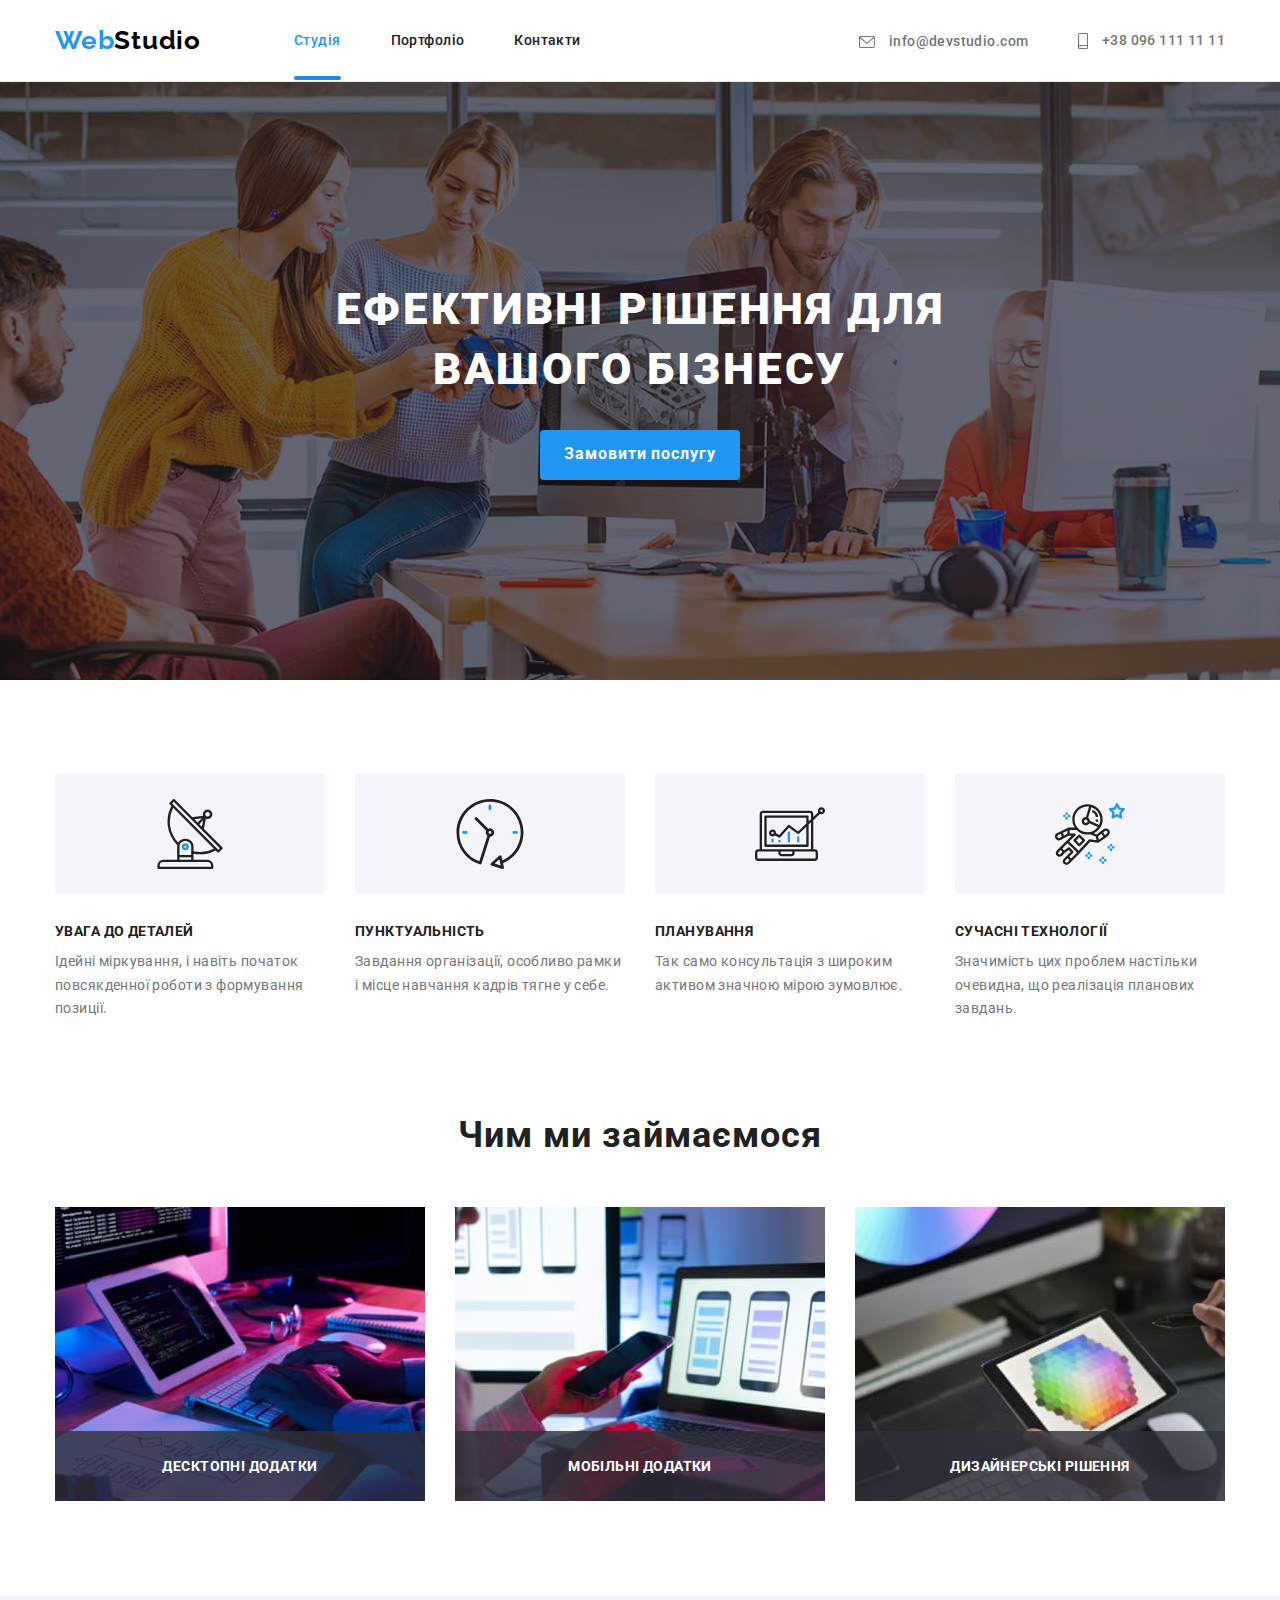
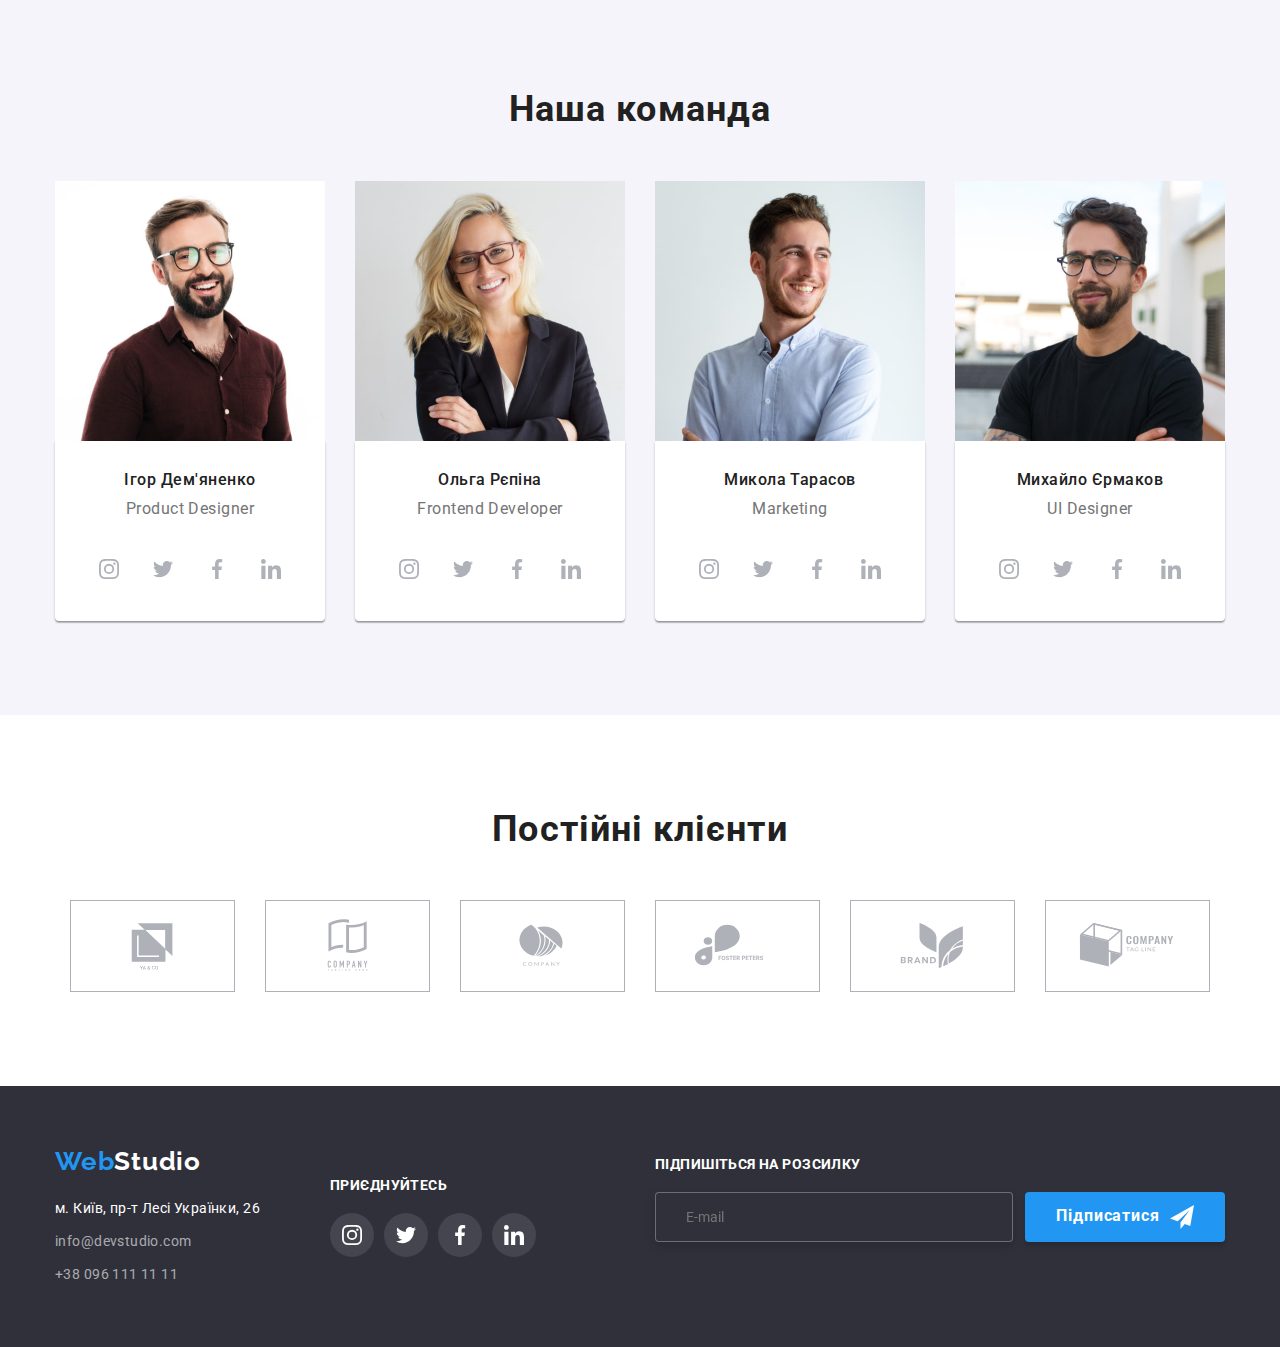
<file: index.html>
<!DOCTYPE html>
<html lang="uk">
  <head>
    <meta charset="UTF-8" />
    <meta http-equiv="X-UA-Compatible" content="IE=edge" />
    <meta name="viewport" content="width=device-width, initial-scale=1.0" />
    <title>Document</title>
    <link rel="preconnect" href="https://fonts.googleapis.com" />
    <link rel="preconnect" href="https://fonts.gstatic.com" crossorigin />
    <link
      href="https://fonts.googleapis.com/css2?family=Raleway:wght@700&family=Roboto:wght@400;500;700;900&display=swap"
      rel="stylesheet"
    />
    <!-- normalize styles start -->
    <link
      rel="stylesheet"
      href="https://cdnjs.cloudflare.com/ajax/libs/modern-normalize/1.1.0/modern-normalize.min.css"
    />
    <!-- normalize styles finish -->

    <!-- start custom styles -->
    <link rel="stylesheet" href="./css/main.min.css" />
    <!-- finish custom styles -->
  </head>
  <body data-body>
    <!--шапка профиля-->
    <header class="header">
      <div class="container header-container">
        <a href="./index.html" class="logo header-logo">
          <span class="logo-span">Web</span>Studio
        </a>
        <nav>
          <ul class="list site-nav">
            <li class="site-nav-item"
              ><a href="./index.html" class="link link-header current">Студія</a></li
            >
            <li class="site-nav-item"
              ><a href="./portfolio.html" class="link link-header">Портфоліо</a></li
            >
            <li class="site-nav-item"><a href="" class="link link-header">Контакти</a></li>
          </ul>
        </nav>
        <ul class="list auth-nav">
          <li class="auth-nav-item">
            <a href="mailto:info@devstudio.com" class="link link-header link-nav">
              <svg class="header-icon" width="16" height="12">
                <use href="./images/icons.svg#icon-envelope"></use>
              </svg>
              info@devstudio.com
            </a>
          </li>
          <li class="auth-nav-item">
            <a href="tel:+380961111111" class="link link-header link-nav">
              <svg class="header-icon" width="10" height="16">
                <use href="./images/icons.svg#icon-smartphone"></use>
              </svg>
              +38 096 111 11 11
            </a>
          </li>
        </ul>
      </div>
    </header>
    <!-- Унікальний контент -->
    <main>
      <!--секція Hero-->
      <section class="hero">
        <div class="container hero__container">
          <h1 class="hero__title">Ефективні рішення для вашого бізнесу</h1>
          <button data-modal-open type="button" class="button">Замовити послугу</button>
        </div>
      </section>

      <!--переваги компанії-->
      <section class="benefits">
        <div class="container">
          <h2 hidden>Переваги</h2>
          <ul class="benefits__list list">
            <li class="benefits__item">
              <div class="benefits__svg">
                <svg width="70" height="70">
                  <use href="./images/icons.svg#icon-antenna"></use>
                </svg>
              </div>
              <h3 class="benefits__title">УВАГА ДО ДЕТАЛЕЙ</h3>
              <p class="benefits__subtitle">
                Ідейні міркування, і навіть початок повсякденної роботи з формування позиції.
              </p>
            </li>
            <li class="benefits__item">
              <div class="benefits__svg">
                <svg width="70" height="70">
                  <use href="./images/icons.svg#icon-clock"></use>
                </svg>
              </div>
              <h3 class="benefits__title">ПУНКТУАЛЬНІСТЬ</h3>
              <p class="benefits__subtitle">
                Завдання організації, особливо рамки і місце навчання кадрів тягне у себе.
              </p>
            </li>
            <li class="benefits__item">
              <div class="benefits__svg">
                <svg width="70" height="70">
                  <use href="./images/icons.svg#icon-diagram"></use>
                </svg>
              </div>
              <h3 class="benefits__title">ПЛАНУВАННЯ</h3>
              <p class="benefits__subtitle">
                Так само консультація з широким активом значною мірою зумовлює.
              </p>
            </li>
            <li class="benefits__item">
              <div class="benefits__svg">
                <svg width="70" height="70">
                  <use href="./images/icons.svg#icon-astronaut"></use>
                </svg>
              </div>
              <h3 class="benefits__title">СУЧАСНІ ТЕХНОЛОГІЇ</h3>
              <p class="benefits__subtitle">
                Значимість цих проблем настільки очевидна, що реалізація планових завдань.
              </p>
            </li>
          </ul>
        </div>
      </section>

      <!--чим ми займаємось-->
      <section class="projects">
        <div class="container">
          <h2 class="title projects__title">Чим ми займаємося</h2>
          <ul class="list card-set">
            <li class="card-set-item">
              <img width="370" src="./images/activity/box-1.jpg" alt="box1" />
              <div class="projects__overlay">
                <p class="projects__overlay-text">Десктопні додатки</p>
              </div>
            </li>
            <li class="card-set-item">
              <img width="370" src="./images/activity/box-2.jpg" alt="box2" />
              <div class="projects__overlay">
                <p class="projects__overlay-text">Мобільні додатки</p>
              </div>
            </li>
            <li class="card-set-item">
              <img width="370" src="./images/activity/box-3.jpg" alt="box3" />
              <div class="projects__overlay">
                <p class="projects__overlay-text">Дизайнерські рішення</p>
              </div>
            </li>
          </ul>
        </div>
      </section>

      <!--наша команда-->
      <section class="team">
        <div class="container">
          <h2 class="title">Наша команда</h2>
          <ul class="list team__list">
            <li class="items-team">
              <img width="370" src="./images/team/img-1.jpg" alt="photo1" />
              <div class="items-team__card">
                <h3 class="items-team__title">Ігор Дем'яненко</h3>
                <p class="items-team__subtitle">Product Designer</p>
                <ul class="list social-networks">
                  <li class="social-networks__item">
                    <a
                      href=""
                      class="social-networks__link link"
                      target="_blank"
                      rel="noopener noreferrer"
                      aria-label="instagram"
                    >
                      <svg class="social-networks__icon" width="20" height="20">
                        <use href="./images/icons.svg#icon-instagram"></use>
                      </svg>
                    </a>
                  </li>
                  <li class="social-networks__item">
                    <a
                      href=""
                      class="social-networks__link link"
                      target="_blank"
                      rel="noopener noreferrer"
                      aria-label="twitter"
                    >
                      <svg class="social-networks__icon" width="20" height="20">
                        <use href="./images/icons.svg#icon-twitter"></use>
                      </svg>
                    </a>
                  </li>
                  <li class="social-networks__item">
                    <a
                      href=""
                      class="social-networks__link link"
                      target="_blank"
                      rel="noopener noreferrer"
                      aria-label="facebook"
                    >
                      <svg class="social-networks__icon" width="20" height="20">
                        <use href="./images/icons.svg#icon-facebook"></use>
                      </svg>
                    </a>
                  </li>
                  <li class="social-networks__item">
                    <a
                      href=""
                      class="social-networks__link link"
                      target="_blank"
                      rel="noopener noreferrer"
                      aria-label="linkedin"
                    >
                      <svg class="social-networks__icon" width="20" height="20">
                        <use href="./images/icons.svg#icon-linkedin"></use>
                      </svg>
                    </a>
                  </li>
                </ul>
              </div>
            </li>
            <li class="items-team">
              <img width="370" src="./images/team/img-2.jpg" alt="photo2" />
              <div class="items-team__card">
                <h3 class="items-team__title">Ольга Рєпіна</h3>
                <p class="items-team__subtitle">Frontend Developer</p>
                <ul class="list social-networks">
                  <li class="social-networks__item">
                    <a
                      href=""
                      class="social-networks__link link"
                      target="_blank"
                      rel="noopener noreferrer"
                      aria-label="instagram"
                    >
                      <svg class="social-networks__icon" width="20" height="20">
                        <use href="./images/icons.svg#icon-instagram"></use>
                      </svg>
                    </a>
                  </li>
                  <li class="social-networks__item">
                    <a
                      href=""
                      class="social-networks__link link"
                      target="_blank"
                      rel="noopener noreferrer"
                      aria-label="twitter"
                    >
                      <svg class="social-networks__icon" width="20" height="20">
                        <use href="./images/icons.svg#icon-twitter"></use>
                      </svg>
                    </a>
                  </li>
                  <li class="social-networks__item">
                    <a
                      href=""
                      class="social-networks__link link"
                      target="_blank"
                      rel="noopener noreferrer"
                      aria-label="facebook"
                    >
                      <svg class="social-networks__icon" width="20" height="20">
                        <use href="./images/icons.svg#icon-facebook"></use>
                      </svg>
                    </a>
                  </li>
                  <li class="social-networks__item">
                    <a
                      href=""
                      class="social-networks__link link"
                      target="_blank"
                      rel="noopener noreferrer"
                      aria-label="linkedin"
                    >
                      <svg class="social-networks__icon" width="20" height="20">
                        <use href="./images/icons.svg#icon-linkedin"></use>
                      </svg>
                    </a>
                  </li>
                </ul>
              </div>
            </li>
            <li class="items-team">
              <img width="370" src="./images/team/img-3.jpg" alt="photo3" />
              <div class="items-team__card">
                <h3 class="items-team__title">Микола Тарасов</h3>
                <p class="items-team__subtitle">Marketing</p>
                <ul class="list social-networks">
                  <li class="social-networks__item">
                    <a
                      href=""
                      class="social-networks__link link"
                      target="_blank"
                      rel="noopener noreferrer"
                      aria-label="instagram"
                    >
                      <svg class="social-networks__icon" width="20" height="20">
                        <use href="./images/icons.svg#icon-instagram"></use>
                      </svg>
                    </a>
                  </li>
                  <li class="social-networks__item">
                    <a
                      href=""
                      class="social-networks__link link"
                      target="_blank"
                      rel="noopener noreferrer"
                      aria-label="twitter"
                    >
                      <svg class="social-networks__icon" width="20" height="20">
                        <use href="./images/icons.svg#icon-twitter"></use>
                      </svg>
                    </a>
                  </li>
                  <li class="social-networks__item">
                    <a
                      href=""
                      class="social-networks__link link"
                      target="_blank"
                      rel="noopener noreferrer"
                      aria-label="facebook"
                    >
                      <svg class="social-networks__icon" width="20" height="20">
                        <use href="./images/icons.svg#icon-facebook"></use>
                      </svg>
                    </a>
                  </li>
                  <li class="social-networks__item">
                    <a
                      href=""
                      class="social-networks__link link"
                      target="_blank"
                      rel="noopener noreferrer"
                      aria-label="linkedin"
                    >
                      <svg class="social-networks__icon" width="20" height="20">
                        <use href="./images/icons.svg#icon-linkedin"></use>
                      </svg>
                    </a>
                  </li>
                </ul>
              </div>
            </li>
            <li class="items-team">
              <img width="370" src="./images/team/img-4.jpg" alt="photo4" />
              <div class="items-team__card">
                <h3 class="items-team__title">Михайло Єрмаков</h3>
                <p class="items-team__subtitle">UI Designer</p>
                <ul class="list social-networks">
                  <li class="social-networks__item">
                    <a
                      href=""
                      class="social-networks__link link"
                      target="_blank"
                      rel="noopener noreferrer"
                      aria-label="instagram"
                    >
                      <svg class="social-networks__icon" width="20" height="20">
                        <use href="./images/icons.svg#icon-instagram"></use>
                      </svg>
                    </a>
                  </li>
                  <li class="social-networks__item">
                    <a
                      href=""
                      class="social-networks__link link"
                      target="_blank"
                      rel="noopener noreferrer"
                      aria-label="twitter"
                    >
                      <svg class="social-networks__icon" width="20" height="20">
                        <use href="./images/icons.svg#icon-twitter"></use>
                      </svg>
                    </a>
                  </li>
                  <li class="social-networks__item">
                    <a
                      href=""
                      class="social-networks__link link"
                      target="_blank"
                      rel="noopener noreferrer"
                      aria-label="facebook"
                    >
                      <svg class="social-networks__icon" width="20" height="20">
                        <use href="./images/icons.svg#icon-facebook"></use>
                      </svg>
                    </a>
                  </li>
                  <li class="social-networks__item">
                    <a
                      href=""
                      class="social-networks__link link"
                      target="_blank"
                      rel="noopener noreferrer"
                      aria-label="linkedin"
                    >
                      <svg class="social-networks__icon" width="20" height="20">
                        <use href="./images/icons.svg#icon-linkedin"></use>
                      </svg>
                    </a>
                  </li>
                </ul>
              </div>
            </li>
          </ul>
        </div>
      </section>

      <!-- Постійні клієнти -->
      <section class="section companies-section">
        <div class="container">
          <h2 class="title">Постійні клієнти</h2>
          <ul class="companies-list list">
            <li class="companies-item">
              <a href="" class="companies-link">
                <svg class="companies-icon" width="106" height="60">
                  <use href="./images/icons.svg#icon-logo-1"></use>
                </svg>
              </a>
            </li>
            <li class="companies-item">
              <a href="" class="companies-link">
                <svg class="companies-icon" width="106" height="60">
                  <use href="./images/icons.svg#icon-logo-2"></use>
                </svg>
              </a>
            </li>
            <li class="companies-item">
              <a href="" class="companies-link">
                <svg class="companies-icon" width="106" height="60">
                  <use href="./images/icons.svg#icon-logo-3"></use>
                </svg>
              </a>
            </li>
            <li class="companies-item">
              <a href="" class="companies-link">
                <svg class="companies-icon" width="106" height="60">
                  <use href="./images/icons.svg#icon-logo-4"></use>
                </svg>
              </a>
            </li>
            <li class="companies-item">
              <a href="" class="companies-link">
                <svg class="companies-icon" width="106" height="60">
                  <use href="./images/icons.svg#icon-logo-5"></use>
                </svg>
              </a>
            </li>
            <li class="companies-item">
              <a href="" class="companies-link">
                <svg class="companies-icon" width="106" height="60">
                  <use href="./images/icons.svg#icon-logo-6"></use>
                </svg>
              </a>
            </li>
          </ul>
        </div>
      </section>
    </main>

    <!--підвал сайту-->
    <footer class="footer">
      <div class="container footer-container">
        <div class="footer-content">
          <a class="logo footer-logo" href="./index.html">
            <span class="logo-span">Web</span><span class="futer-logo-span">Studio</span></a
          >
          <address>
            <ul class="list footer-list">
              <li class="footer-item"
                ><a href="" class="address">м. Київ, пр-т Лесі Українки, 26</a></li
              >
              <li class="footer-item">
                <a href="mailto:info@devstudio.com" class="footer-link">info@devstudio.com</a>
              </li>
              <li class="footer-item">
                <a href="tel:+380961111111" class="footer-link">+38 096 111 11 11</a>
              </li>
            </ul>
          </address>
        </div>
        <div class="container-social-icon">
          <h2 class="social-icons-title">приєднуйтесь</h2>
          <ul class="social-footer-list list">
            <li class="social-footer-item">
              <a
                href=""
                class="social-footer-link link"
                target="_blank"
                rel="noopener noreferrer"
                aria-label="instagram"
              >
                <svg class="social-footer-icon" width="20" height="20">
                  <use href="./images/icons.svg#icon-instagram"></use>
                </svg>
              </a>
            </li>
            <li class="social-footer-item">
              <a
                href=""
                class="social-footer-link link"
                target="_blank"
                rel="noopener noreferrer"
                aria-label="twitter"
              >
                <svg class="social-footer-icon" width="20" height="20">
                  <use href="./images/icons.svg#icon-twitter"></use>
                </svg>
              </a>
            </li>
            <li class="social-footer-item">
              <a
                href=""
                class="social-footer-link link"
                target="_blank"
                rel="noopener noreferrer"
                aria-label="facebook"
              >
                <svg class="social-footer-icon" width="20" height="20">
                  <use href="./images/icons.svg#icon-facebook"></use>
                </svg>
              </a>
            </li>
            <li class="social-footer-item">
              <a
                href=""
                class="social-footer-link link"
                target="_blank"
                rel="noopener noreferrer"
                aria-label="linkedin"
              >
                <svg class="social-footer-icon" width="20" height="20">
                  <use href="./images/icons.svg#icon-linkedin"></use>
                </svg>
              </a>
            </li>
          </ul>
        </div>
        <!-- розсилка -->
        <div class="footer-sign">
          <strong class="footer-sign-text">Підпишіться на розсилку</strong>
          <form class="form-sign">
            <label for="mail"></label>
            <input type="email" name="mail" id="mail" placeholder="E-mail" />

            <button class="button button--icon" type="submit" disabled>
              Підписатися
              <svg class="footer-icon-send" width="24" height="24">
                <use href="./images/icons.svg#icon-send"></use>
              </svg>
            </button>
          </form>
        </div>
      </div>
    </footer>

    <!-- backdrop -->
    <!-- modal -->

    <div class="backdrop is-hidden" data-modal>
      <div class="modal">
        <button data-modal-close aria-label="button" class="close-button">
          <svg class="close-icon" width="18" height="18">
            <use href="./images/icons.svg#close-icon"></use>
          </svg>
        </button>

        <div class="modal-register-form">
          <h2 class="register-title">Залиште свої дані, ми вам передзвонимо</h2>
          <form class="modal-form" name="register-form">
            <!-- Форми реєстрації -->

            <label class="label-register">
              <span class="register-text">Ім'я</span>
              <span class="modal-icon">
                <input class="form-input" type="text" id="user-name" name="user-name" />
                <svg class="register-modal-icon" width="20" height="20">
                  <use href="./images/icons.svg#icon-name"></use>
                </svg>
              </span>
            </label>

            <label class="label-register">
              <span class="register-text">Телефон</span>
              <span class="modal-icon">
                <input class="form-input" type="tel" id="user-phone" name="user-phone" />
                <svg class="register-modal-icon" width="20" height="20">
                  <use href="./images/icons.svg#icon-phone"></use>
                </svg>
              </span>
            </label>

            <label class="label-register">
              <span class="register-text">Пошта</span>
              <span class="modal-icon">
                <input class="form-input" type="email" id="user-mail" name="user-mail" />
                <svg class="register-modal-icon" width="20" height="20">
                  <use href="./images/icons.svg#icon-email"></use>
                </svg>
              </span>
            </label>

            <label class="label-coment">
              <span class="register-text">Комментар</span>
              <textarea
                class="comment"
                name="user-masage"
                id="user-masage"
                cols="30"
                rows="10"
                placeholder="Введіть текст"
              ></textarea>
            </label>

            <label class="form-checkbox">
              <input
                class="visually-hidden form-checkbox-input"
                type="checkbox"
                name="user-agreement"
              />
              <span class="form-checkbox-custom">
                <svg class="form-checkbox-icon" width="11" height="8">
                  <use class="vector-done" href="./images/icons.svg#vector-done"></use>
                </svg>
              </span>
              <span class="form-checkbox-agreement">
                Погоджуюся з розсилкою та приймаю<a href="" class="contract"> Умови договору</a>
              </span>
            </label>

            <button class="button modal-button" type="submit">Відправити</button>
          </form>
        </div>
      </div>
    </div>

    <!-- js-script -->
    <script src="./js/modal.js"></script>
  </body>
</html>
</file>
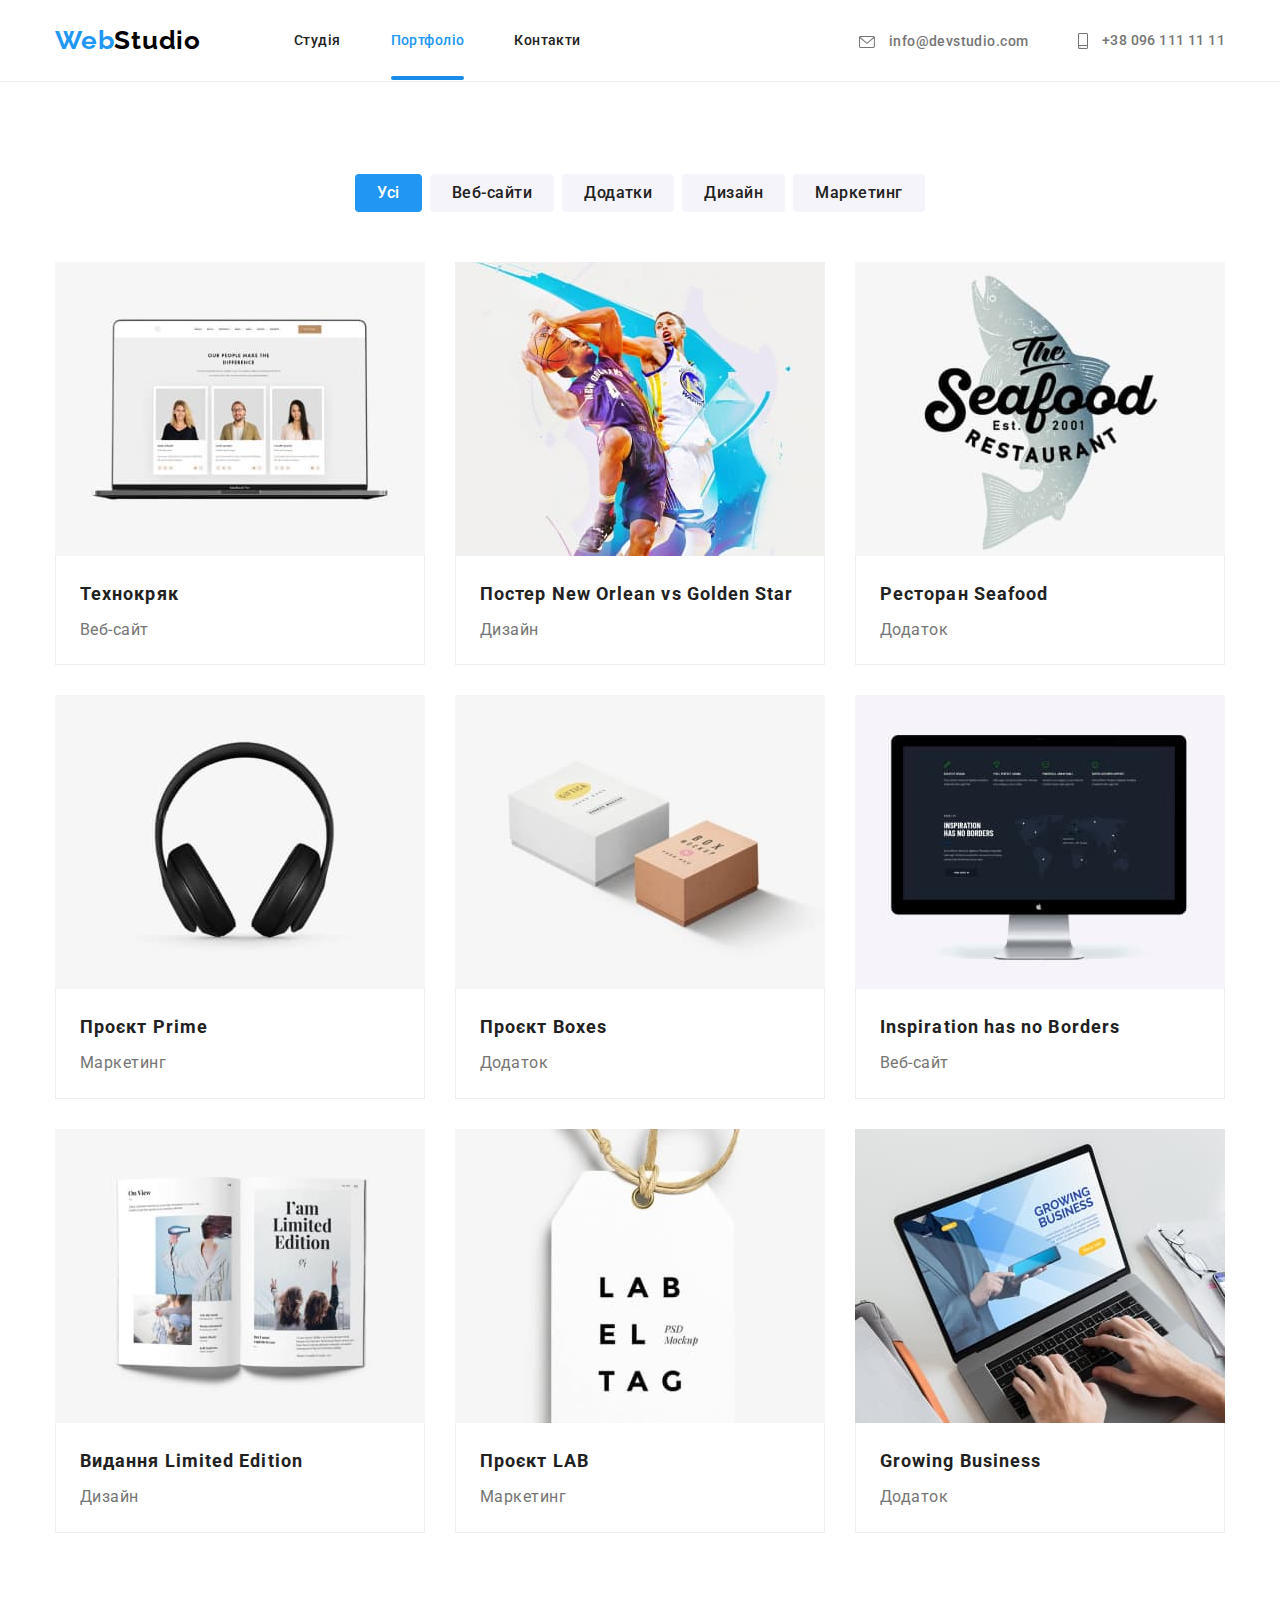
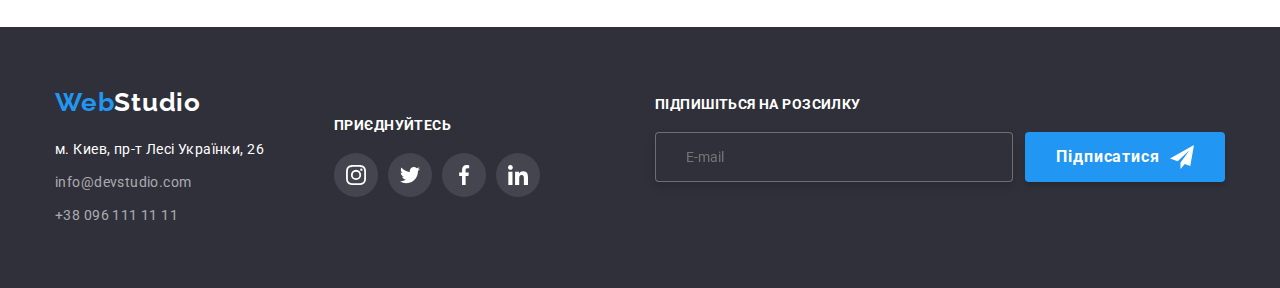
<file: portfolio.html>
<!DOCTYPE html>
<html lang="uk">
  <head>
    <meta charset="UTF-8" />
    <meta http-equiv="X-UA-Compatible" content="IE=edge" />
    <meta name="viewport" content="width=device-width, initial-scale=1.0" />
    <title>Document</title>
    <link rel="preconnect" href="https://fonts.googleapis.com" />
    <link rel="preconnect" href="https://fonts.gstatic.com" crossorigin />
    <link
      href="https://fonts.googleapis.com/css2?family=Raleway:wght@700&family=Roboto:wght@400;500;700;900&display=swap"
      rel="stylesheet"
    />
    <!-- normalize styles start -->
    <link
      rel="stylesheet"
      href="https://cdnjs.cloudflare.com/ajax/libs/modern-normalize/1.1.0/modern-normalize.min.css"
    />
    <!-- normalize styles finish -->
    <!-- start custom styles -->
    <link rel="stylesheet" href="./css/main.min.css" />
    <!-- finish custom styles -->
  </head>
  <body>
    <!--шапка профиля-->
    <header class="header">
      <div class="container header-container">
        <a href="./index.html" class="logo header-logo">
          <span class="logo-span">Web</span>Studio
        </a>
        <nav>
          <ul class="list site-nav">
            <li class="site-nav-item"
              ><a href="./index.html" class="link link-header">Студія</a></li
            >
            <li class="site-nav-item"
              ><a href="./portfolio.html" class="link link-header current">Портфоліо</a></li
            >
            <li class="site-nav-item"><a href="" class="link link-header">Контакти</a></li>
          </ul>
        </nav>
        <ul class="list auth-nav">
          <li class="auth-nav-item">
            <a href="mailto:info@devstudio.com" class="link link-header link-nav">
              <svg class="header-icon" width="16" height="12">
                <use href="./images/icons.svg#icon-envelope"></use>
              </svg>
              info@devstudio.com
            </a>
          </li>
          <li class="auth-nav-item">
            <a href="tel:+380961111111" class="link link-header link-nav">
              <svg class="header-icon" width="10" height="16">
                <use href="./images/icons.svg#icon-smartphone"></use>
              </svg>
              +38 096 111 11 11
            </a>
          </li>
        </ul>
      </div>
    </header>

    <!--унікальний контент-->
    <main>
      <h1 hidden>Портфоліо</h1>
      <!--секція з Проєктами-->
      <section class="portfolio-section">
        <div class="container container-portfolio">
          <ul class="portfolio-list-btn list">
            <li class="projects-btn"><button type="button" class="btn current">Усі</button></li>
            <li class="projects-btn"><button type="button" class="btn">Веб-сайти</button></li>
            <li class="projects-btn"><button type="button" class="btn">Додатки</button></li>
            <li class="projects-btn"><button type="button" class="btn">Дизайн</button></li>
            <li class="projects-btn"><button type="button" class="btn">Маркетинг</button></li>
          </ul>
          <ul class="list list-portfolio">
            <li class="portfolio-item">
              <div class="portfolio-content">
                <img src="./images/potfolio/img-1.jpg" alt="веб-сайт" width="370" height="294" />
                <div class="portfolio-overlay">
                  <p class="portfolio-desc">
                    Ресурс пропонує комплексні пропозиції з різним рівнем функціоналу та сервісів.
                    Все це дозволить відвідувачу отримати вичерпні відомості про компанію чи
                    приватну особу.
                  </p>
                </div>
              </div>
              <div class="portfolio-border">
                <h2 class="portfolio-title">Технокряк</h2>
                <p class="portfolio-subtitle">Веб-сайт</p>
              </div>
            </li>
            <li class="portfolio-item">
              <div class="portfolio-content">
                <img
                  src="./images/potfolio/img-2.jpg"
                  alt="постер с баскедболистами"
                  width="370"
                  height="294"
                />
                <div class="portfolio-overlay">
                  <p class="portfolio-desc">
                    Ресурс пропонує комплексні пропозиції з різним рівнем функціоналу та сервісів.
                    Все це дозволить відвідувачу отримати вичерпні відомості про компанію чи
                    приватну особу.
                  </p>
                </div>
              </div>
              <div class="portfolio-border">
                <h2 class="portfolio-title">Постер New Orlean vs Golden Star</h2>
                <p class="portfolio-subtitle">Дизайн</p>
              </div>
            </li>
            <li class="portfolio-item">
              <div class="portfolio-content">
                <img
                  src="./images/potfolio/img-3.jpg"
                  alt="логотип ресторана"
                  width="370"
                  height="294"
                />
                <div class="portfolio-overlay">
                  <p class="portfolio-desc">
                    Ресурс пропонує комплексні пропозиції з різним рівнем функціоналу та сервісів.
                    Все це дозволить відвідувачу отримати вичерпні відомості про компанію чи
                    приватну особу.
                  </p>
                </div>
              </div>
              <div class="portfolio-border">
                <h2 class="portfolio-title">Ресторан Seafood</h2>
                <p class="portfolio-subtitle">Додаток</p>
              </div>
            </li>
            <li class="portfolio-item">
              <div class="portfolio-content">
                <img
                  src="./images/potfolio/img-4.jpg"
                  alt="Проєкт наушников"
                  width="370"
                  height="294"
                />
                <div class="portfolio-overlay">
                  <p class="portfolio-desc">
                    Ресурс пропонує комплексні пропозиції з різним рівнем функціоналу та сервісів.
                    Все це дозволить відвідувачу отримати вичерпні відомості про компанію чи
                    приватну особу.
                  </p>
                </div>
              </div>
              <div class="portfolio-border">
                <h2 class="portfolio-title">Проєкт Prime</h2>
                <p class="portfolio-subtitle">Маркетинг</p>
              </div>
            </li>
            <li class="portfolio-item">
              <div class="portfolio-content">
                <img src="./images/potfolio/img-5.jpg" alt="Додаток<" width="370" height="294" />
                <div class="portfolio-overlay">
                  <p class="portfolio-desc">
                    Ресурс пропонує комплексні пропозиції з різним рівнем функціоналу та сервісів.
                    Все це дозволить відвідувачу отримати вичерпні відомості про компанію чи
                    приватну особу.
                  </p>
                </div>
              </div>
              <div class="portfolio-border">
                <h2 class="portfolio-title">Проєкт Boxes</h2>
                <p class="portfolio-subtitle">Додаток</p>
              </div>
            </li>
            <li class="portfolio-item">
              <div class="portfolio-content">
                <img src="./images/potfolio/img-6.jpg" alt="веб-сайт" width="370" height="294" />
                <div class="portfolio-overlay">
                  <p class="portfolio-desc">
                    Ресурс пропонує комплексні пропозиції з різним рівнем функціоналу та сервісів.
                    Все це дозволить відвідувачу отримати вичерпні відомості про компанію чи
                    приватну особу.
                  </p>
                </div>
              </div>
              <div class="portfolio-border">
                <h2 class="portfolio-title">Inspiration has no Borders</h2>
                <p class="portfolio-subtitle">Веб-сайт</p>
              </div>
            </li>
            <li class="portfolio-item">
              <div class="portfolio-content">
                <img
                  src="./images/potfolio/img-7.jpg"
                  alt="дизайн журнала"
                  width="370"
                  height="294"
                />
                <div class="portfolio-overlay">
                  <p class="portfolio-desc">
                    Ресурс пропонує комплексні пропозиції з різним рівнем функціоналу та сервісів.
                    Все це дозволить відвідувачу отримати вичерпні відомості про компанію чи
                    приватну особу.
                  </p>
                </div>
              </div>
              <div class="portfolio-border">
                <h2 class="portfolio-title">Видання Limited Edition</h2>
                <p class="portfolio-subtitle">Дизайн</p>
              </div>
            </li>
            <li class="portfolio-item">
              <div class="portfolio-content">
                <img
                  src="./images/potfolio/img-8.jpg"
                  alt="дизайн логотипа"
                  width="370"
                  height="294"
                />
                <div class="portfolio-overlay">
                  <p class="portfolio-desc">
                    Ресурс пропонує комплексні пропозиції з різним рівнем функціоналу та сервісів.
                    Все це дозволить відвідувачу отримати вичерпні відомості про компанію чи
                    приватну особу.
                  </p>
                </div>
              </div>
              <div class="portfolio-border">
                <h2 class="portfolio-title">Проєкт LAB</h2>
                <p class="portfolio-subtitle">Маркетинг</p>
              </div>
            </li>
            <li class="portfolio-item">
              <div class="portfolio-content">
                <img
                  src="./images/potfolio/img-9.jpg"
                  alt="Додаток для бизнеса"
                  width="370"
                  height="294"
                />
                <div class="portfolio-overlay">
                  <p class="portfolio-desc">
                    Ресурс пропонує комплексні пропозиції з різним рівнем функціоналу та сервісів.
                    Все це дозволить відвідувачу отримати вичерпні відомості про компанію чи
                    приватну особу.
                  </p>
                </div>
              </div>
              <div class="portfolio-border">
                <h2 class="portfolio-title">Growing Business</h2>
                <p class="portfolio-subtitle">Додаток</p>
              </div>
            </li>
          </ul>
        </div>
      </section>
    </main>

    <!--підвал сайту-->
    <footer class="footer">
      <div class="container footer-container">
        <div class="footer-content">
          <a class="logo footer-logo" href="./index.html">
            <span class="logo-span">Web</span><span class="futer-logo-span">Studio</span></a
          >
          <address>
            <ul class="list footer-list">
              <li class="footer-item"
                ><a href="" class="address">м. Киев, пр-т Лесі Українки, 26</a></li
              >
              <li class="footer-item">
                <a href="mailto:info@devstudio.com" class="footer-link">info@devstudio.com</a>
              </li>
              <li class="footer-item">
                <a href="tel:+380961111111" class="footer-link">+38 096 111 11 11</a>
              </li>
            </ul>
          </address>
        </div>
        <div class="container-social-icon">
          <h2 class="social-icons-title">приєднуйтесь</h2>
          <ul class="social-footer-list list">
            <li class="social-footer-item">
              <a
                href=""
                class="social-footer-link link"
                target="_blank"
                rel="noopener noreferrer"
                aria-label="instagram"
              >
                <svg class="social-footer-icon" width="20" height="20">
                  <use href="./images/icons.svg#icon-instagram"></use>
                </svg>
              </a>
            </li>
            <li class="social-footer-item">
              <a
                href=""
                class="social-footer-link link"
                target="_blank"
                rel="noopener noreferrer"
                aria-label="twitter"
              >
                <svg class="social-footer-icon" width="20" height="20">
                  <use href="./images/icons.svg#icon-twitter"></use>
                </svg>
              </a>
            </li>
            <li class="social-footer-item">
              <a
                href=""
                class="social-footer-link link"
                target="_blank"
                rel="noopener noreferrer"
                aria-label="facebook"
              >
                <svg class="social-footer-icon" width="20" height="20">
                  <use href="./images/icons.svg#icon-facebook"></use>
                </svg>
              </a>
            </li>
            <li class="social-footer-item">
              <a
                href=""
                class="social-footer-link link"
                target="_blank"
                rel="noopener noreferrer"
                aria-label="linkedin"
              >
                <svg class="social-footer-icon" width="20" height="20">
                  <use href="./images/icons.svg#icon-linkedin"></use>
                </svg>
              </a>
            </li>
          </ul>
        </div>
        <!-- розсилка -->
        <div class="footer-sign">
          <strong class="footer-sign-text">Підпишіться на розсилку</strong>
          <form class="form-sign">
            <label for="mail"></label>
            <input type="email" name="mail" id="mail" placeholder="E-mail" />

            <button class="button button--icon" type="submit" disabled>
              Підписатися
              <svg class="footer-icon-send" width="24" height="24">
                <use href="./images/icons.svg#icon-send"></use>
              </svg>
            </button>
          </form>
        </div>
      </div>
    </footer>
  </body>
</html>
</file>
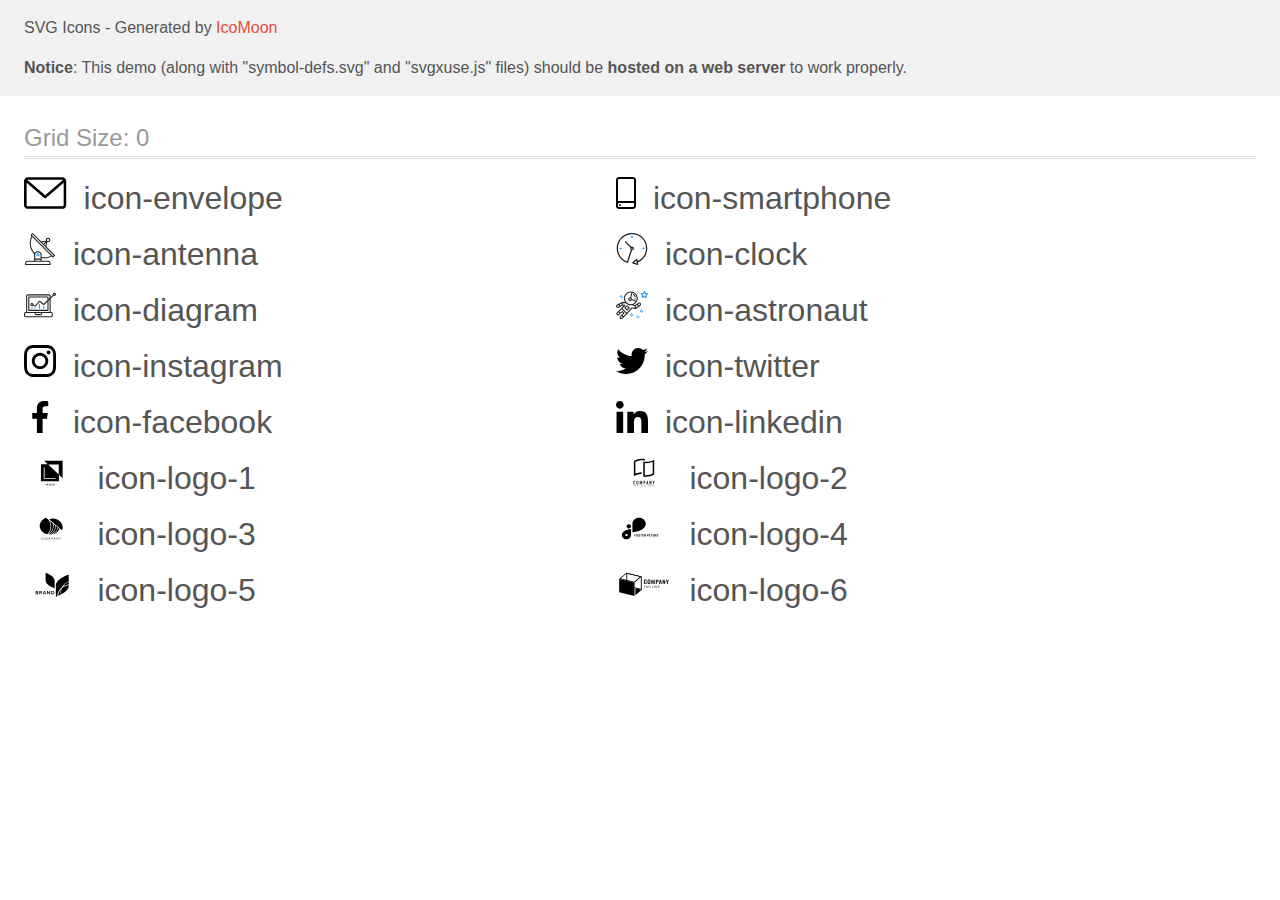
<file: images/icons/icomoon/demo-external-svg.html>
<!doctype html>
<html>
<head>
    <title>IcoMoon - SVG Icons</title>
    <meta charset="utf-8">
    <meta name="viewport" content="width=device-width, initial-scale=1">
    <link rel="stylesheet" href="demo-files/demo.css">
    <link rel="stylesheet" href="style.css">
</head>
<body>
<header class="bgc1 clearfix">
<div class="mhl">
    <p>SVG Icons - Generated by <a href="https://icomoon.io/app">IcoMoon</a></p><p><strong>Notice</strong>: This demo (along with "symbol-defs.svg" and "svgxuse.js" files) should be <b>hosted on a web server</b> to work properly.</p>
</div>
</header>
    <div class="clearfix mhl ptl">
        <h1 class="mvm mtn fgc1">Grid Size: 0</h1>
        <div class="glyph fs1">
            <div class="clearfix pbs">
                <svg class="icon icon-envelope"><use xlink:href="symbol-defs.svg#icon-envelope"></use></svg><span class="name"> icon-envelope</span>
            </div>
        </div>
        <div class="glyph fs1">
            <div class="clearfix pbs">
                <svg class="icon icon-smartphone"><use xlink:href="symbol-defs.svg#icon-smartphone"></use></svg><span class="name"> icon-smartphone</span>
            </div>
        </div>
        <div class="glyph fs1">
            <div class="clearfix pbs">
                <svg class="icon icon-antenna"><use xlink:href="symbol-defs.svg#icon-antenna"></use></svg><span class="name"> icon-antenna</span>
            </div>
        </div>
        <div class="glyph fs1">
            <div class="clearfix pbs">
                <svg class="icon icon-clock"><use xlink:href="symbol-defs.svg#icon-clock"></use></svg><span class="name"> icon-clock</span>
            </div>
        </div>
        <div class="glyph fs1">
            <div class="clearfix pbs">
                <svg class="icon icon-diagram"><use xlink:href="symbol-defs.svg#icon-diagram"></use></svg><span class="name"> icon-diagram</span>
            </div>
        </div>
        <div class="glyph fs1">
            <div class="clearfix pbs">
                <svg class="icon icon-astronaut"><use xlink:href="symbol-defs.svg#icon-astronaut"></use></svg><span class="name"> icon-astronaut</span>
            </div>
        </div>
        <div class="glyph fs1">
            <div class="clearfix pbs">
                <svg class="icon icon-instagram"><use xlink:href="symbol-defs.svg#icon-instagram"></use></svg><span class="name"> icon-instagram</span>
            </div>
        </div>
        <div class="glyph fs1">
            <div class="clearfix pbs">
                <svg class="icon icon-twitter"><use xlink:href="symbol-defs.svg#icon-twitter"></use></svg><span class="name"> icon-twitter</span>
            </div>
        </div>
        <div class="glyph fs1">
            <div class="clearfix pbs">
                <svg class="icon icon-facebook"><use xlink:href="symbol-defs.svg#icon-facebook"></use></svg><span class="name"> icon-facebook</span>
            </div>
        </div>
        <div class="glyph fs1">
            <div class="clearfix pbs">
                <svg class="icon icon-linkedin"><use xlink:href="symbol-defs.svg#icon-linkedin"></use></svg><span class="name"> icon-linkedin</span>
            </div>
        </div>
        <div class="glyph fs1">
            <div class="clearfix pbs">
                <svg class="icon icon-logo-1"><use xlink:href="symbol-defs.svg#icon-logo-1"></use></svg><span class="name"> icon-logo-1</span>
            </div>
        </div>
        <div class="glyph fs1">
            <div class="clearfix pbs">
                <svg class="icon icon-logo-2"><use xlink:href="symbol-defs.svg#icon-logo-2"></use></svg><span class="name"> icon-logo-2</span>
            </div>
        </div>
        <div class="glyph fs1">
            <div class="clearfix pbs">
                <svg class="icon icon-logo-3"><use xlink:href="symbol-defs.svg#icon-logo-3"></use></svg><span class="name"> icon-logo-3</span>
            </div>
        </div>
        <div class="glyph fs1">
            <div class="clearfix pbs">
                <svg class="icon icon-logo-4"><use xlink:href="symbol-defs.svg#icon-logo-4"></use></svg><span class="name"> icon-logo-4</span>
            </div>
        </div>
        <div class="glyph fs1">
            <div class="clearfix pbs">
                <svg class="icon icon-logo-5"><use xlink:href="symbol-defs.svg#icon-logo-5"></use></svg><span class="name"> icon-logo-5</span>
            </div>
        </div>
        <div class="glyph fs1">
            <div class="clearfix pbs">
                <svg class="icon icon-logo-6"><use xlink:href="symbol-defs.svg#icon-logo-6"></use></svg><span class="name"> icon-logo-6</span>
            </div>
        </div>
  </div>
<script defer src="svgxuse.js"></script>
</body>
</html>
</file>
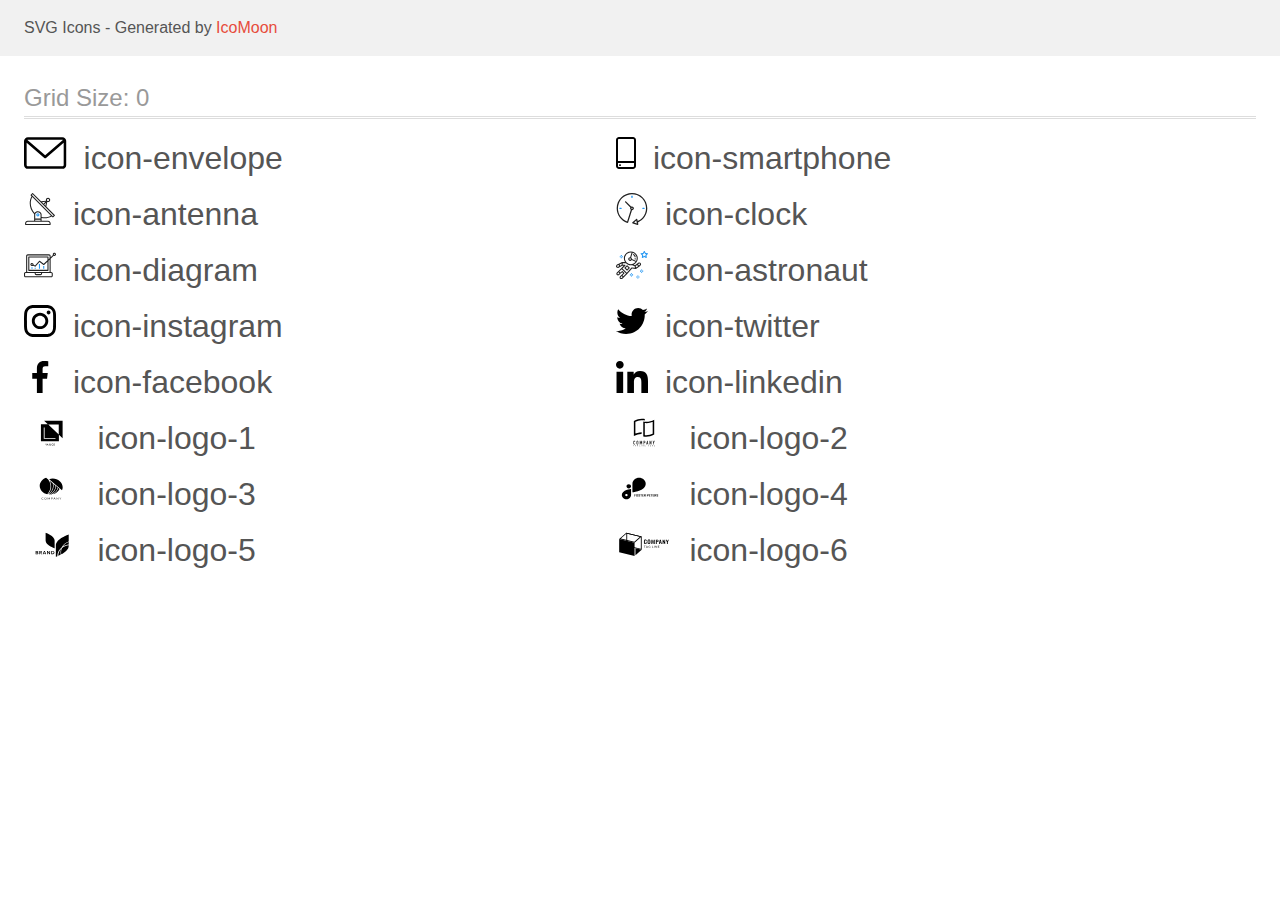
<file: images/icons/icomoon/demo.html>
<!doctype html>
<html>
<head>
    <title>IcoMoon - SVG Icons</title>
    <meta charset="utf-8">
    <meta name="viewport" content="width=device-width, initial-scale=1">
    <link rel="stylesheet" href="demo-files/demo.css">
    <link rel="stylesheet" href="style.css">
</head>
<body>
<svg aria-hidden="true" style="position: absolute; width: 0; height: 0; overflow: hidden;" version="1.1" xmlns="http://www.w3.org/2000/svg" xmlns:xlink="http://www.w3.org/1999/xlink">
<defs>
<symbol id="icon-envelope" viewBox="0 0 43 32">
<path d="M38.667 0h-34.667c-2.205 0-4 1.795-4 4v24c0 2.205 1.795 4 4 4h34.667c2.205 0 4-1.795 4-4v-24c0-2.205-1.795-4-4-4zM38.667 2.667c0.181 0 0.355 0.037 0.512 0.104l-17.845 15.467-17.845-15.467c0.151-0.065 0.327-0.104 0.512-0.104h34.667zM38.667 29.333h-34.667c-0.736 0-1.333-0.597-1.333-1.333v0-22.413l17.792 15.421c0.233 0.203 0.539 0.327 0.875 0.327s0.642-0.124 0.876-0.328l-0.002 0.001 17.792-15.421v22.413c0 0.736-0.597 1.333-1.333 1.333v0z"></path>
</symbol>
<symbol id="icon-smartphone" viewBox="0 0 20 32">
<path d="M17 0h-14c-1.654 0-3 1.346-3 3v26c0 1.654 1.346 3 3 3h14c1.654 0 3-1.346 3-3v-26c0-1.654-1.346-3-3-3zM3 2h14c0.552 0 1 0.448 1 1v0 21h-16v-21c0-0.552 0.448-1 1-1v0zM17 30h-14c-0.552 0-1-0.448-1-1v0-3h16v3c0 0.552-0.448 1-1 1v0z"></path>
<path d="M4.708 27.478c0.18 0.163 0.293 0.399 0.293 0.66s-0.113 0.497-0.292 0.659l-0.001 0.001c-0.186 0.17-0.435 0.275-0.708 0.275s-0.522-0.104-0.709-0.275l0.001 0.001c-0.18-0.163-0.293-0.399-0.293-0.66s0.113-0.497 0.292-0.659l0.001-0.001c0.186-0.17 0.435-0.275 0.708-0.275s0.522 0.104 0.709 0.275l-0.001-0.001z"></path>
</symbol>
<symbol id="icon-antenna" viewBox="0 0 32 32">
<path fill="#212121" style="fill: var(--color1, #212121)" d="M30.773 22.098l-8.443-8.505 0.937-4.615c0.242 0.094 0.499 0.144 0.758 0.146h0.006c1.192 0.014 2.17-0.941 2.184-2.133s-0.941-2.17-2.133-2.184c-1.192-0.014-2.17 0.941-2.184 2.133-0.003 0.255 0.039 0.509 0.125 0.749l-4.96 0.605-8.091-8.133c-0.099-0.101-0.235-0.159-0.377-0.16-0.14 0.001-0.274 0.056-0.373 0.155l-1.513 1.504c-0.208 0.208-0.208 0.546 0 0.754l0.814 0.826c-3.153 5.798-2.129 12.978 2.519 17.663 0.043 0.041 0.092 0.074 0.146 0.098-0.034 0.18-0.051 0.364-0.052 0.547v6.187h-6.4c-1.472 0.002-2.665 1.195-2.667 2.667v1.067c0 0.295 0.239 0.533 0.533 0.533h24.533c0.295 0 0.533-0.239 0.533-0.533v-1.067c-0.002-1.472-1.195-2.665-2.667-2.667h-6.4v-2.742c1.003 0.21 2.024 0.317 3.049 0.32 2.458-0.003 4.877-0.615 7.040-1.783l0.818 0.823c0.099 0.101 0.235 0.159 0.377 0.16 0.14-0.001 0.274-0.056 0.373-0.155l1.513-1.504c0.208-0.208 0.208-0.546 0-0.754zM23.28 6.233c0.418-0.415 1.093-0.414 1.508 0.004s0.414 1.093-0.004 1.508c-0.2 0.199-0.47 0.31-0.752 0.31h-0.003c-0.589-0.003-1.064-0.483-1.061-1.072 0.002-0.282 0.115-0.552 0.314-0.751h-0.002zM22.024 9.738l-0.598 2.946-1.175-1.182 1.774-1.763zM21.419 8.836l-1.92 1.909-1.485-1.493 3.405-0.415zM24.004 28.8c0.884 0 1.6 0.716 1.6 1.6v0.533h-23.467v-0.533c0-0.884 0.716-1.6 1.6-1.6h20.267zM16.537 26.667v1.067h-5.333v-1.067h5.333zM11.204 25.6v-4.053c0-1.294 1.196-2.347 2.667-2.347s2.667 1.053 2.667 2.347v4.053h-5.333zM17.604 23.904v-2.357c0-1.882-1.675-3.413-3.733-3.413-1.331-0.020-2.576 0.657-3.281 1.786-4.058-4.274-4.971-10.645-2.279-15.887l18.602 18.708c-2.872 1.461-6.165 1.873-9.309 1.163zM28.893 23.22l-21.057-21.181 0.755-0.752 7.935 7.98c0.004 0 0.006 0.007 0.010 0.010l13.115 13.191-0.757 0.752z"></path>
<path fill="#2196f3" style="fill: var(--color2, #2196f3)" d="M13.876 20.267h-0.005c-0.884-0.001-1.601 0.714-1.602 1.598s0.714 1.601 1.598 1.602h0.005c0.884 0.001 1.601-0.714 1.602-1.598s-0.714-1.601-1.598-1.602zM14.249 22.245c-0.1 0.1-0.236 0.156-0.378 0.155-0.295-0.002-0.532-0.242-0.531-0.536 0.001-0.141 0.057-0.276 0.157-0.375s0.233-0.154 0.373-0.155c0.295 0.002 0.532 0.241 0.53 0.536-0.001 0.141-0.057 0.276-0.157 0.375h0.005z"></path>
</symbol>
<symbol id="icon-clock" viewBox="0 0 32 32">
<path fill="#212121" style="fill: var(--color1, #212121)" d="M31.297 15.301c-0.002-8.452-6.855-15.303-15.308-15.301s-15.303 6.855-15.301 15.308c0.001 6.658 4.307 12.551 10.649 14.576 0.061 0.019 0.124 0.029 0.187 0.029 0.121-0 0.239-0.032 0.342-0.094 0.135-0.080 0.236-0.207 0.283-0.356l3.865-12.25c1.057-0.005 1.909-0.866 1.903-1.923s-0.866-1.909-1.923-1.903c-0.284 0.001-0.565 0.067-0.82 0.191l-5.106-5.107c-0.253-0.245-0.657-0.238-0.902 0.016-0.239 0.247-0.239 0.639 0 0.886l5.103 5.109c-0.392 0.799-0.168 1.764 0.536 2.309l-3.683 11.673c-7.278-2.681-11.004-10.754-8.323-18.032s10.754-11.004 18.032-8.323 11.004 10.754 8.323 18.032c-1.31 3.556-4.001 6.431-7.462 7.973l-0.398-1.874c-0.073-0.344-0.411-0.565-0.756-0.492-0.109 0.023-0.209 0.074-0.292 0.148l-3.837 3.426c-0.263 0.234-0.287 0.637-0.052 0.9 0.076 0.085 0.174 0.149 0.283 0.184l4.899 1.563c0.335 0.108 0.694-0.077 0.802-0.412 0.034-0.106 0.040-0.219 0.017-0.328l-0.391-1.839c5.664-2.388 9.342-7.942 9.329-14.089zM15.992 14.664c0.352 0 0.638 0.286 0.638 0.638s-0.286 0.638-0.638 0.638c-0.352 0-0.638-0.285-0.638-0.638s0.285-0.638 0.638-0.638zM18.093 29.528l2.184-1.948 0.603 2.84-2.787-0.892z"></path>
<path fill="#2196f3" style="fill: var(--color2, #2196f3)" d="M15.354 3.185v1.275c0 0.352 0.285 0.638 0.638 0.638s0.638-0.285 0.638-0.638v-1.275c0-0.352-0.286-0.638-0.638-0.638s-0.638 0.286-0.638 0.638z"></path>
<path fill="#2196f3" style="fill: var(--color2, #2196f3)" d="M3.876 14.664c-0.352 0-0.638 0.286-0.638 0.638s0.285 0.638 0.638 0.638h1.275c0.352 0 0.638-0.285 0.638-0.638s-0.285-0.638-0.638-0.638h-1.275z"></path>
<path fill="#2196f3" style="fill: var(--color2, #2196f3)" d="M28.108 15.939c0.352 0 0.638-0.285 0.638-0.638s-0.285-0.638-0.638-0.638h-1.275c-0.352 0-0.638 0.286-0.638 0.638s0.286 0.638 0.638 0.638h1.275z"></path>
</symbol>
<symbol id="icon-diagram" viewBox="0 0 32 32">
<path fill="#2196f3" style="fill: var(--color2, #2196f3)" d="M14.926 14.965h1.066v4.798h-1.066v-4.797z"></path>
<path fill="#2196f3" style="fill: var(--color2, #2196f3)" d="M19.19 17.097h1.066v2.665h-1.066v-2.665z"></path>
<path fill="#2196f3" style="fill: var(--color2, #2196f3)" d="M10.661 18.696h1.066v1.066h-1.066v-1.066z"></path>
<path fill="#2196f3" style="fill: var(--color2, #2196f3)" d="M7.463 18.163h1.066v1.599h-1.066v-1.599z"></path>
<path fill="#212121" style="fill: var(--color1, #212121)" d="M1.599 28.291h25.587c0.883 0 1.599-0.716 1.599-1.599v-2.132c0-0.883-0.716-1.599-1.599-1.599h-0.533v-13.293l3.028-2.868c0.703 0.346 1.553 0.136 2.013-0.499s0.396-1.508-0.152-2.068-1.42-0.644-2.065-0.198c-0.644 0.446-0.873 1.292-0.542 2.002l-2.281 2.163v-1.23c0-0.883-0.716-1.599-1.599-1.599h-21.322c-0.883 0-1.599 0.716-1.599 1.599v15.992h-0.533c-0.883 0-1.599 0.716-1.599 1.599v2.132c0 0.883 0.716 1.599 1.599 1.599zM30.384 4.837c0.294 0 0.533 0.239 0.533 0.533s-0.239 0.533-0.533 0.533c-0.294 0-0.533-0.239-0.533-0.533s0.239-0.533 0.533-0.533zM3.198 6.969c0-0.294 0.239-0.533 0.533-0.533h21.322c0.294 0 0.533 0.239 0.533 0.533v2.239l-1.066 1.013v-2.186c0-0.294-0.239-0.533-0.533-0.533h-19.19c-0.294 0-0.533 0.239-0.533 0.533v13.326c0 0.294 0.239 0.533 0.533 0.533h19.19c0.294 0 0.533-0.239 0.533-0.533v-9.674l1.066-1.010v12.284h-22.388v-15.992zM7.996 13.899c-0.721-0.002-1.354 0.478-1.546 1.174s0.105 1.433 0.725 1.801c0.62 0.368 1.41 0.276 1.928-0.226l1.853 0.93c0.215 0.108 0.476 0.057 0.636-0.123l3.939-4.431 3.872 2.901c0.208 0.156 0.498 0.139 0.686-0.039l3.365-3.188v8.131h-18.124v-12.26h18.124v2.66l-3.771 3.572-3.904-2.927c-0.222-0.166-0.534-0.135-0.718 0.072l-3.993 4.493-1.493-0.746c0.011-0.064 0.018-0.129 0.020-0.193 0-0.883-0.716-1.599-1.599-1.599zM8.529 15.498c0 0.294-0.239 0.533-0.533 0.533s-0.533-0.239-0.533-0.533c0-0.294 0.239-0.533 0.533-0.533s0.533 0.239 0.533 0.533zM11.727 24.027h5.331v0.533c0 0.294-0.239 0.533-0.533 0.533h-4.264c-0.294 0-0.533-0.239-0.533-0.533v-0.533zM1.066 24.56c0-0.294 0.239-0.533 0.533-0.533h9.062v0.533c0 0.883 0.716 1.599 1.599 1.599h4.264c0.883 0 1.599-0.716 1.599-1.599v-0.533h9.062c0.294 0 0.533 0.239 0.533 0.533v2.132c0 0.294-0.239 0.533-0.533 0.533h-25.587c-0.294 0-0.533-0.239-0.533-0.533v-2.132z"></path>
</symbol>
<symbol id="icon-astronaut" viewBox="0 0 32 32">
<path fill="#2196f3" style="fill: var(--color2, #2196f3)" d="M31.974 4.524c-0.063-0.193-0.229-0.333-0.43-0.363l-1.91-0.278-0.855-1.731c-0.179-0.365-0.777-0.365-0.956 0l-0.855 1.731-1.91 0.278c-0.201 0.029-0.367 0.17-0.431 0.363-0.062 0.193-0.011 0.405 0.135 0.547l1.383 1.348-0.326 1.903c-0.034 0.2 0.048 0.402 0.212 0.522 0.166 0.121 0.382 0.135 0.562 0.040l1.709-0.899 1.709 0.899c0.078 0.041 0.164 0.061 0.249 0.061 0.11 0 0.221-0.034 0.314-0.102 0.164-0.119 0.246-0.322 0.212-0.522l-0.326-1.903 1.383-1.348c0.145-0.142 0.197-0.354 0.135-0.547zM29.511 5.851c-0.125 0.122-0.183 0.299-0.153 0.472l0.191 1.114-1-0.526c-0.078-0.041-0.163-0.061-0.249-0.061s-0.17 0.020-0.249 0.061l-1.001 0.526 0.191-1.114c0.030-0.173-0.028-0.349-0.153-0.472l-0.81-0.789 1.119-0.163c0.174-0.025 0.324-0.134 0.402-0.292l0.5-1.013 0.5 1.013c0.078 0.157 0.228 0.267 0.402 0.292l1.119 0.163-0.809 0.789z"></path>
<path fill="#2196f3" style="fill: var(--color2, #2196f3)" d="M26.134 20.522h-1.067v1.067h1.067v-1.067z"></path>
<path fill="#2196f3" style="fill: var(--color2, #2196f3)" d="M26.134 22.656h-1.067v1.067h1.067v-1.067z"></path>
<path fill="#2196f3" style="fill: var(--color2, #2196f3)" d="M27.2 21.589h-1.067v1.067h1.067v-1.067z"></path>
<path fill="#2196f3" style="fill: var(--color2, #2196f3)" d="M25.067 21.589h-1.067v1.067h1.067v-1.067z"></path>
<path fill="#2196f3" style="fill: var(--color2, #2196f3)" d="M22.4 26.389h-1.067v1.067h1.067v-1.067z"></path>
<path fill="#2196f3" style="fill: var(--color2, #2196f3)" d="M22.4 28.522h-1.067v1.067h1.067v-1.067z"></path>
<path fill="#2196f3" style="fill: var(--color2, #2196f3)" d="M23.467 27.456h-1.067v1.067h1.067v-1.067z"></path>
<path fill="#2196f3" style="fill: var(--color2, #2196f3)" d="M21.333 27.456h-1.067v1.067h1.067v-1.067z"></path>
<path fill="#2196f3" style="fill: var(--color2, #2196f3)" d="M16 24.256h-1.067v1.067h1.067v-1.067z"></path>
<path fill="#2196f3" style="fill: var(--color2, #2196f3)" d="M16 26.389h-1.067v1.067h1.067v-1.067z"></path>
<path fill="#2196f3" style="fill: var(--color2, #2196f3)" d="M17.067 25.322h-1.067v1.067h1.067v-1.067z"></path>
<path fill="#2196f3" style="fill: var(--color2, #2196f3)" d="M14.933 25.322h-1.067v1.067h1.067v-1.067z"></path>
<path fill="#2196f3" style="fill: var(--color2, #2196f3)" d="M5.867 6.122h-1.067v1.067h1.067v-1.067z"></path>
<path fill="#2196f3" style="fill: var(--color2, #2196f3)" d="M5.867 8.255h-1.067v1.067h1.067v-1.067z"></path>
<path fill="#2196f3" style="fill: var(--color2, #2196f3)" d="M6.933 7.189h-1.067v1.067h1.067v-1.067z"></path>
<path fill="#2196f3" style="fill: var(--color2, #2196f3)" d="M4.8 7.189h-1.067v1.067h1.067v-1.067z"></path>
<path fill="#212121" style="fill: var(--color1, #212121)" d="M24.715 14.159c-0.287-0.388-0.709-0.637-1.188-0.705-0.481-0.068-0.956 0.058-1.34 0.352l-1.252 0.96-1.898 1.417-1.358-0.541c2.421-1.086 4.114-3.508 4.114-6.32 0-3.823-3.123-6.933-6.961-6.933s-6.961 3.11-6.961 6.933c0 1.386 0.414 2.674 1.12 3.758l-2.764-0.024c-0.002 0-0.003 0-0.005 0-0.009 0-0.015 0.004-0.023 0.005-0.053 0.002-0.105 0.013-0.155 0.031-0.013 0.005-0.026 0.008-0.038 0.013-0.006 0.003-0.013 0.003-0.019 0.006l-3.233 1.596c-0.001 0-0.001 0-0.001 0.001l-1.893 0.911c-0.021 0.009-0.042 0.021-0.063 0.035-0.755 0.502-1.012 1.489-0.598 2.295 0.22 0.429 0.595 0.745 1.056 0.889 0.178 0.055 0.359 0.083 0.539 0.083 0.29 0 0.577-0.071 0.839-0.211l1.388-0.738 2.264-1.169 1.357-0.008-5.442 5.416c-0.001 0.001-0.001 0.001-0.002 0.001l-1.339 1.333c-0.316 0.315-0.49 0.732-0.49 1.178s0.174 0.863 0.49 1.179c0.325 0.323 0.752 0.485 1.179 0.485s0.854-0.162 1.18-0.485l1.314-1.309 1.741-1.3 0.901 0.897-1.762 1.754c-0 0.001-0.001 0.001-0.002 0.001l-1.339 1.333c-0.316 0.315-0.49 0.732-0.49 1.178s0.174 0.863 0.49 1.179c0.325 0.323 0.753 0.485 1.18 0.485s0.855-0.162 1.18-0.485l3.482-3.467c0.001-0.001 0.001-0.001 0.001-0.002l1.010-1-0.004-0.004c0.006-0.006 0.015-0.009 0.022-0.015l5.166-5.658 3.471 0.494c0.025 0.004 0.050 0.005 0.075 0.005 0.065 0 0.127-0.015 0.187-0.038 0.018-0.006 0.033-0.015 0.050-0.023 0.019-0.010 0.039-0.015 0.058-0.027l3.213-2.133c0.012-0.008 0.018-0.021 0.029-0.029 0.013-0.010 0.029-0.014 0.041-0.026l1.271-1.191c0.662-0.62 0.753-1.635 0.212-2.362zM2.13 17.77c-0.173 0.093-0.37 0.111-0.558 0.052-0.187-0.058-0.338-0.186-0.427-0.358-0.161-0.314-0.068-0.695 0.214-0.902l1.314-0.632 0.449 1.312-0.992 0.528zM5.628 15.942l-1.548 0.8-0.439-1.283 2.027-1.001-0.040 1.484zM20.727 9.322c0 0.918-0.219 1.785-0.599 2.559l-4.181-1.899c-0.044-0.573-0.341-1.075-0.788-1.388l1.464-4.86c2.378 0.756 4.105 2.974 4.105 5.588zM8.938 9.322c0-3.235 2.644-5.867 5.894-5.867 0.253 0 0.5 0.021 0.745 0.052l-1.432 4.754c-0.019-0.001-0.037-0.006-0.057-0.006-1.033 0-1.873 0.837-1.873 1.867s0.84 1.867 1.873 1.867c0.694 0 1.294-0.383 1.618-0.945l3.862 1.755c-1.075 1.446-2.795 2.39-4.737 2.39-3.25 0-5.894-2.632-5.894-5.867zM14.894 10.122c0 0.441-0.362 0.8-0.806 0.8s-0.806-0.359-0.806-0.8c0-0.441 0.362-0.8 0.806-0.8s0.806 0.359 0.806 0.8zM2.465 25.146c-0.236 0.234-0.619 0.234-0.854 0.001-0.114-0.114-0.176-0.263-0.176-0.423s0.062-0.309 0.176-0.421l0.962-0.958 0.851 0.848-0.959 0.955zM5.679 28.88c-0.236 0.234-0.619 0.235-0.855 0.001-0.114-0.114-0.176-0.263-0.176-0.423s0.062-0.309 0.176-0.421l0.963-0.959 0.852 0.848-0.96 0.955zM9.16 25.411c-0.001 0-0.001 0-0.002 0.001l-1.765 1.76-0.852-0.848 1.763-1.755c0 0 0 0 0-0s0.001-0.001 0.002-0.001c0.040-0.040 0.065-0.088 0.090-0.135 0.007-0.014 0.020-0.026 0.026-0.040 0.017-0.041 0.019-0.085 0.026-0.129 0.003-0.025 0.014-0.047 0.014-0.073 0-0.036-0.013-0.070-0.020-0.106-0.006-0.032-0.006-0.065-0.019-0.095-0.020-0.050-0.055-0.094-0.091-0.138-0.010-0.012-0.014-0.027-0.025-0.038 0 0 0 0-0.001 0s-0.001-0.002-0.001-0.002l-1.607-1.6c-0.017-0.017-0.039-0.024-0.058-0.038-0.028-0.022-0.055-0.042-0.087-0.058-0.030-0.015-0.061-0.024-0.093-0.033-0.034-0.010-0.067-0.017-0.103-0.020-0.033-0.002-0.063 0.001-0.095 0.005-0.036 0.004-0.069 0.009-0.104 0.020-0.034 0.011-0.063 0.027-0.094 0.045-0.020 0.011-0.042 0.015-0.061 0.029l-1.773 1.324-0.901-0.897 2.399-2.386 4.361 4.289-0.928 0.919zM15.979 18.394c-0.015-0.002-0.030 0.004-0.045 0.003-0.039-0.002-0.076 0.001-0.115 0.007-0.030 0.005-0.059 0.011-0.088 0.021-0.034 0.012-0.065 0.028-0.097 0.047-0.030 0.018-0.057 0.037-0.083 0.061-0.013 0.011-0.028 0.017-0.040 0.029l-4.698 5.146-4.328-4.257 2.833-2.818c0.209-0.208 0.21-0.546 0.002-0.755-0.105-0.105-0.243-0.157-0.381-0.156v-0.001l-2.219 0.013 0.028-1.607 3.104 0.027c1.265 1.294 3.029 2.101 4.981 2.101 0.437 0 0.864-0.045 1.279-0.123 0.040 0.032 0.079 0.065 0.13 0.085l2.41 0.96 0.331 1.644-3.003-0.427zM20.020 18.572l-0.313-1.558 1.446-1.080 0.947 1.257-2.080 1.381zM23.774 15.741l-0.838 0.785-0.931-1.236 0.831-0.637c0.155-0.119 0.351-0.168 0.543-0.143 0.193 0.027 0.364 0.128 0.48 0.284 0.217 0.292 0.18 0.699-0.085 0.947z"></path>
<path fill="#212121" style="fill: var(--color1, #212121)" d="M13.602 18.544l-2.143-2.133c-0.207-0.207-0.545-0.207-0.753 0l-2.142 2.133c-0.1 0.101-0.157 0.236-0.157 0.378s0.056 0.278 0.157 0.378l2.142 2.133c0.104 0.103 0.241 0.155 0.377 0.155s0.273-0.052 0.376-0.155l2.143-2.133c0.1-0.1 0.157-0.236 0.157-0.378s-0.057-0.278-0.157-0.378zM11.083 20.303l-1.387-1.381 1.387-1.381 1.387 1.381-1.387 1.381z"></path>
<path fill="#212121" style="fill: var(--color1, #212121)" d="M17.164 5.071l-0.258 1.036c0.071 0.018 1.738 0.452 1.738 2.149h1.067c-0-2.017-1.666-2.965-2.547-3.185z"></path>
<path fill="#212121" style="fill: var(--color1, #212121)" d="M19.711 9.322h-1.067v1.067h1.067v-1.067z"></path>
</symbol>
<symbol id="icon-instagram" viewBox="0 0 32 32">
<path d="M31.968 9.408c-0.074-1.701-0.349-2.869-0.742-3.882-0.424-1.111-1.054-2.059-1.85-2.837l-0.001-0.001c-0.78-0.792-1.724-1.419-2.778-1.827l-0.054-0.018c-1.019-0.394-2.181-0.667-3.882-0.742-1.712-0.082-2.256-0.101-6.602-0.101-4.344 0-4.888 0.019-6.595 0.094-1.699 0.074-2.869 0.349-3.88 0.742-1.112 0.424-2.060 1.054-2.839 1.85l-0.001 0.001c-0.791 0.78-1.418 1.724-1.825 2.778l-0.018 0.054c-0.395 1.019-0.669 2.181-0.744 3.882-0.082 1.712-0.101 2.256-0.101 6.602 0 4.344 0.019 4.888 0.094 6.595 0.075 1.701 0.35 2.869 0.744 3.882 0.426 1.11 1.055 2.057 1.849 2.837l0.001 0.001c0.8 0.813 1.77 1.443 2.832 1.843 1.019 0.395 2.182 0.67 3.882 0.744 1.707 0.075 2.251 0.094 6.595 0.094 4.346 0 4.89-0.019 6.595-0.094 1.701-0.074 2.869-0.349 3.882-0.742 2.157-0.85 3.833-2.526 4.664-4.628l0.019-0.055c0.394-1.019 0.669-2.182 0.744-3.882 0.075-1.707 0.093-2.251 0.093-6.595s-0.006-4.888-0.080-6.595zM29.088 22.474c-0.070 1.563-0.333 2.406-0.55 2.97-0.552 1.399-1.64 2.486-3.004 3.024l-0.036 0.012c-0.56 0.219-1.411 0.482-2.968 0.55-1.688 0.075-2.194 0.094-6.464 0.094-4.269 0-4.782-0.019-6.464-0.094-1.563-0.069-2.406-0.331-2.97-0.55-0.721-0.269-1.334-0.676-1.836-1.192l-0.001-0.001c-0.517-0.503-0.924-1.117-1.184-1.803l-0.011-0.034c-0.218-0.563-0.48-1.413-0.549-2.97-0.075-1.688-0.094-2.195-0.094-6.464 0-4.27 0.019-4.784 0.094-6.464 0.069-1.563 0.331-2.406 0.549-2.97 0.269-0.722 0.678-1.337 1.198-1.837l0.002-0.002c0.504-0.517 1.119-0.923 1.806-1.182l0.034-0.011c0.56-0.219 1.411-0.48 2.968-0.55 1.688-0.074 2.195-0.093 6.464-0.093 4.275 0 4.782 0.019 6.464 0.093 1.563 0.069 2.406 0.331 2.97 0.55 0.693 0.256 1.325 0.662 1.837 1.194 0.531 0.52 0.938 1.144 1.195 1.84 0.218 0.56 0.48 1.411 0.549 2.968 0.075 1.688 0.094 2.194 0.094 6.464 0 4.269-0.019 4.768-0.094 6.458z"></path>
<path d="M16.059 7.782c-4.539 0.002-8.218 3.682-8.219 8.221v0c0.091 4.471 3.737 8.060 8.221 8.060s8.13-3.589 8.221-8.052l0-0.009c-0.001-4.54-3.681-8.22-8.221-8.221h-0zM16.059 21.334c-2.945-0-5.332-2.388-5.332-5.333s2.388-5.333 5.333-5.333c0 0 0.001 0 0.001 0h-0c2.946 0 5.334 2.388 5.334 5.334s-2.388 5.334-5.334 5.334v0zM26.525 7.458c0 1.060-0.86 1.92-1.92 1.92s-1.92-0.86-1.92-1.92v0c0-1.060 0.86-1.92 1.92-1.92s1.92 0.86 1.92 1.92v0z"></path>
</symbol>
<symbol id="icon-twitter" viewBox="0 0 32 32">
<path d="M32 6.078c-1.19 0.522-2.458 0.868-3.78 1.036 1.36-0.812 2.398-2.088 2.886-3.626-1.268 0.756-2.668 1.29-4.16 1.588-1.204-1.282-2.92-2.076-4.792-2.076-3.632 0-6.556 2.948-6.556 6.562 0 0.52 0.044 1.020 0.152 1.496-5.454-0.266-10.28-2.88-13.522-6.862-0.566 0.982-0.898 2.106-0.898 3.316 0 2.272 1.17 4.286 2.914 5.452-1.054-0.020-2.088-0.326-2.964-0.808 0 0.020 0 0.046 0 0.072 0 3.188 2.274 5.836 5.256 6.446-0.534 0.146-1.116 0.216-1.72 0.216-0.42 0-0.844-0.024-1.242-0.112 0.85 2.598 3.262 4.508 6.13 4.57-2.232 1.746-5.066 2.798-8.134 2.798-0.538 0-1.054-0.024-1.57-0.090 2.906 1.874 6.35 2.944 10.064 2.944 12.072 0 18.672-10 18.672-18.668 0-0.29-0.010-0.57-0.024-0.848 1.302-0.924 2.396-2.078 3.288-3.406z"></path>
</symbol>
<symbol id="icon-facebook" viewBox="0 0 32 32">
<path d="M21.328 5.312h2.923v-5.088c-1.232-0.143-2.66-0.224-4.108-0.224-0.052 0-0.104 0-0.156 0l0.008-0c-4.213 0-7.099 2.65-7.099 7.52v4.48h-4.646v5.688h4.646v14.312h5.699v-14.31h4.459l0.707-5.688h-5.168v-3.922c0-1.643 0.443-2.768 2.734-2.768z"></path>
</symbol>
<symbol id="icon-linkedin" viewBox="0 0 32 32">
<path d="M31.992 32h0.008v-11.738c0-5.741-1.237-10.163-7.947-10.163-3.227 0-5.392 1.77-6.277 3.45h-0.093v-2.914h-6.365v21.363h6.627v-10.578c0-2.786 0.528-5.48 3.978-5.48 3.398 0 3.448 3.179 3.448 5.658v10.402h6.621zM0.528 10.635h6.635v21.365h-6.635v-21.365zM3.843 0c-2.123 0-3.843 1.721-3.843 3.843v0c0 2.12 1.722 3.878 3.843 3.878 2.12 0 3.842-1.757 3.842-3.878s-1.72-3.841-3.841-3.843h-0z"></path>
</symbol>
<symbol id="icon-logo-1" viewBox="0 0 57 32">
<path d="M20.267 3.733l3.738 3.538-6.938-0.004v17.166h18.133v-6.564l3.733 3.534v-17.671h-18.667zM35.036 17.455l-10.597-10.032h10.597v10.032zM31.746 21.923h-11.81v-11.545h0.835v10.764h10.975v0.782zM22.291 27.624l-0.44-0.905h-0.363l0.638 1.198v0.698h0.329v-0.698l0.638-1.198h-0.362l-0.44 0.905zM23.914 26.72h0.078l0.716 1.896h-0.344l-0.153-0.444h-0.734l-0.153 0.444h-0.342l0.714-1.896h0.219zM23.566 27.912h0.555l-0.278-0.804-0.277 0.804zM25.857 27.598c-0.014-0.018-0.028-0.036-0.041-0.053-0.049-0.064-0.086-0.126-0.113-0.186s-0.040-0.123-0.040-0.188c0-0.099 0.020-0.184 0.061-0.255s0.099-0.126 0.173-0.164c0.075-0.039 0.162-0.059 0.262-0.059 0.096 0 0.179 0.020 0.249 0.059s0.124 0.089 0.161 0.152c0.038 0.063 0.057 0.133 0.057 0.208 0 0.060-0.011 0.115-0.033 0.164s-0.052 0.095-0.090 0.135c-0.038 0.041-0.082 0.079-0.133 0.116l-0.132 0.096 0.375 0.443c0.012-0.024 0.024-0.050 0.034-0.077 0.032-0.083 0.048-0.176 0.048-0.277h0.271c0 0.092-0.009 0.179-0.027 0.262s-0.046 0.159-0.085 0.229c-0.016 0.029-0.034 0.057-0.054 0.084l0.278 0.328h-0.363l-0.11-0.13c-0.060 0.045-0.124 0.081-0.195 0.106-0.092 0.033-0.19 0.049-0.294 0.049-0.126 0-0.235-0.023-0.327-0.069s-0.163-0.109-0.214-0.19c-0.049-0.081-0.074-0.173-0.074-0.277 0-0.077 0.016-0.145 0.048-0.203s0.076-0.114 0.132-0.164c0.051-0.047 0.11-0.093 0.175-0.14zM26.013 27.789l-0.039 0.029c-0.046 0.037-0.080 0.073-0.103 0.108s-0.036 0.065-0.043 0.094c-0.007 0.029-0.010 0.054-0.010 0.076 0 0.056 0.012 0.106 0.035 0.151s0.059 0.081 0.105 0.108c0.047 0.026 0.104 0.039 0.171 0.039 0.072 0 0.142-0.016 0.21-0.048 0.034-0.017 0.066-0.036 0.097-0.060l-0.422-0.496zM26.088 27.442l0.116-0.078c0.055-0.036 0.094-0.072 0.117-0.107s0.035-0.080 0.035-0.133c0-0.045-0.017-0.087-0.052-0.125s-0.084-0.057-0.147-0.057c-0.044 0-0.082 0.010-0.112 0.031s-0.053 0.047-0.069 0.081c-0.015 0.033-0.022 0.070-0.022 0.111 0 0.039 0.010 0.079 0.030 0.121s0.047 0.084 0.082 0.129c0.007 0.009 0.014 0.018 0.022 0.028zM29.404 27.998h-0.326c-0.010 0.082-0.029 0.152-0.060 0.21s-0.073 0.099-0.131 0.129c-0.057 0.030-0.132 0.044-0.225 0.044-0.076 0-0.142-0.015-0.197-0.046s-0.1-0.073-0.135-0.129c-0.035-0.056-0.061-0.122-0.078-0.199s-0.025-0.165-0.025-0.26v-0.16c0-0.101 0.009-0.19 0.027-0.268s0.047-0.145 0.085-0.199 0.084-0.095 0.139-0.122c0.056-0.028 0.121-0.042 0.195-0.042 0.091 0 0.165 0.016 0.221 0.047s0.099 0.075 0.128 0.133c0.029 0.058 0.049 0.128 0.057 0.21h0.326c-0.013-0.127-0.049-0.239-0.107-0.337s-0.138-0.175-0.242-0.23c-0.104-0.056-0.232-0.083-0.383-0.083-0.119 0-0.226 0.021-0.322 0.063s-0.176 0.102-0.243 0.181c-0.068 0.078-0.12 0.172-0.156 0.283s-0.053 0.233-0.053 0.37v0.158c0 0.136 0.017 0.26 0.052 0.37s0.087 0.204 0.154 0.282c0.067 0.077 0.147 0.137 0.241 0.18s0.199 0.063 0.316 0.063c0.153 0 0.283-0.028 0.389-0.083s0.19-0.132 0.249-0.228c0.059-0.097 0.094-0.208 0.104-0.332zM31.213 27.72v-0.104c0-0.143-0.019-0.271-0.057-0.384s-0.091-0.21-0.16-0.29c-0.069-0.081-0.152-0.142-0.249-0.184s-0.203-0.064-0.32-0.064c-0.116 0-0.223 0.021-0.319 0.064s-0.178 0.103-0.249 0.184c-0.070 0.080-0.123 0.177-0.162 0.29s-0.057 0.241-0.057 0.384v0.104c0 0.143 0.019 0.272 0.057 0.385s0.094 0.21 0.164 0.29c0.070 0.080 0.153 0.141 0.249 0.184s0.203 0.063 0.319 0.063c0.117 0 0.224-0.021 0.32-0.063s0.179-0.104 0.247-0.184c0.069-0.080 0.123-0.177 0.16-0.29s0.056-0.242 0.056-0.385zM30.886 27.613v0.107c0 0.106-0.010 0.2-0.031 0.281s-0.049 0.151-0.089 0.207c-0.039 0.056-0.087 0.098-0.143 0.126s-0.121 0.042-0.194 0.042c-0.072 0-0.136-0.014-0.193-0.042s-0.105-0.071-0.146-0.126c-0.040-0.056-0.070-0.125-0.091-0.207s-0.031-0.175-0.031-0.281v-0.107c0-0.106 0.010-0.199 0.031-0.28s0.051-0.15 0.090-0.204c0.040-0.056 0.088-0.097 0.145-0.125s0.121-0.043 0.193-0.043 0.137 0.014 0.194 0.043c0.057 0.028 0.105 0.070 0.145 0.125s0.070 0.123 0.090 0.204c0.021 0.081 0.031 0.174 0.031 0.28z"></path>
</symbol>
<symbol id="icon-logo-2" viewBox="0 0 57 32">
<path d="M26.727 3.165h-0.073c-0.112-0.007-0.224-0.010-0.336-0.012h-0.243c-0.212 0-0.428 0.005-0.642 0.016-0.016-0.001-0.032-0.001-0.049 0-1.944 0.11-3.848 0.596-5.609 1.431l-0.231 0.111v11.809l0.54-0.183c0.474-0.163 0.978-0.309 1.5-0.445 1.411-0.362 2.861-0.555 4.317-0.574v1.551c-0.193 0.001-0.38 0.007-0.568 0.016h-0.045c-1.121 0.061-2.233 0.232-3.322 0.51-1.378 0.345-2.708 0.863-3.957 1.542v-15.145c1.298-0.757 2.695-1.325 4.151-1.688 1.278-0.33 2.593-0.5 3.913-0.504h0.228c0.273 0.007 0.538 0.019 0.788 0.038 0.658 0.046 1.31 0.15 1.95 0.311v1.527c-0.621-0.145-1.253-0.24-1.889-0.285-0.013-0.001-0.026-0.002-0.039-0.003-0.132-0.011-0.263-0.022-0.386-0.022zM29.415 4.726c0.339 0.026 0.689 0.038 1.044 0.038 1.388-0.005 2.769-0.182 4.114-0.528 1.378-0.346 2.706-0.865 3.956-1.543v14.875c-1.298 0.756-2.696 1.325-4.153 1.688-1.279 0.329-2.593 0.498-3.913 0.503-1 0.008-1.997-0.11-2.968-0.35v-14.971c0.229 0.053 0.465 0.102 0.706 0.142 0.394 0.066 0.81 0.115 1.214 0.145zM36.985 4.841l-0.54 0.182c-0.497 0.167-0.997 0.316-1.5 0.449-1.465 0.377-2.971 0.57-4.483 0.575-0.352 0-0.676-0.010-0.989-0.030l-0.43-0.028v12.148l0.37 0.033c0.343 0.030 0.696 0.045 1.052 0.045 1.191-0.005 2.377-0.159 3.531-0.457 0.95-0.238 1.874-0.57 2.759-0.991l0.231-0.111v-11.813z"></path>
<path d="M19.060 24.113c-0.078-0.080-0.171-0.144-0.274-0.186s-0.214-0.061-0.326-0.057c-0.119-0.002-0.237 0.021-0.347 0.065-0.101 0.040-0.193 0.101-0.27 0.178s-0.135 0.17-0.174 0.271c-0.042 0.107-0.063 0.22-0.062 0.335v2.023c-0.005 0.143 0.022 0.284 0.080 0.415 0.048 0.104 0.117 0.196 0.202 0.271 0.081 0.068 0.176 0.117 0.278 0.144 0.098 0.028 0.2 0.042 0.302 0.042 0.113 0.001 0.224-0.023 0.326-0.070 0.101-0.044 0.193-0.108 0.27-0.187 0.075-0.079 0.135-0.171 0.177-0.271 0.043-0.102 0.065-0.212 0.065-0.323v-0.226h-0.529v0.18c0.002 0.062-0.009 0.123-0.031 0.18-0.017 0.043-0.043 0.082-0.077 0.114-0.033 0.026-0.070 0.046-0.111 0.058-0.036 0.012-0.073 0.018-0.111 0.019-0.047 0.006-0.095-0.002-0.139-0.021s-0.081-0.049-0.11-0.088c-0.050-0.081-0.074-0.176-0.070-0.271v-1.887c-0.003-0.105 0.019-0.208 0.065-0.302 0.027-0.043 0.066-0.077 0.112-0.098s0.097-0.030 0.147-0.024c0.046-0.002 0.091 0.008 0.132 0.028s0.077 0.049 0.104 0.086c0.059 0.078 0.090 0.173 0.088 0.271v0.175h0.524v-0.206c0.001-0.121-0.021-0.241-0.065-0.354-0.039-0.106-0.099-0.203-0.177-0.285v0z"></path>
<path d="M22.202 24.090c-0.169-0.142-0.381-0.221-0.602-0.222-0.108 0-0.215 0.020-0.316 0.057-0.103 0.037-0.198 0.093-0.279 0.165-0.088 0.079-0.158 0.175-0.205 0.283-0.053 0.124-0.079 0.257-0.077 0.392v1.941c-0.004 0.137 0.023 0.272 0.077 0.397 0.048 0.104 0.118 0.197 0.205 0.271 0.081 0.075 0.176 0.133 0.279 0.171 0.101 0.037 0.208 0.056 0.316 0.057s0.215-0.020 0.316-0.057c0.105-0.038 0.202-0.096 0.286-0.171 0.084-0.076 0.152-0.168 0.2-0.271 0.054-0.125 0.081-0.261 0.077-0.397v-1.941c0.003-0.135-0.024-0.268-0.077-0.392-0.047-0.107-0.115-0.203-0.2-0.283v0zM21.955 26.706c0.004 0.052-0.003 0.104-0.021 0.152s-0.047 0.092-0.084 0.128c-0.070 0.059-0.158 0.091-0.249 0.091s-0.179-0.032-0.249-0.091c-0.037-0.036-0.066-0.080-0.084-0.128s-0.025-0.101-0.021-0.152v-1.941c-0.004-0.052 0.003-0.104 0.021-0.152s0.047-0.092 0.084-0.128c0.070-0.059 0.158-0.091 0.249-0.091s0.179 0.032 0.249 0.091c0.037 0.036 0.066 0.080 0.084 0.128s0.025 0.101 0.021 0.152v1.941z"></path>
<path d="M26.329 27.573v-3.674h-0.509l-0.668 1.945h-0.009l-0.673-1.945h-0.503v3.674h0.525v-2.235h0.009l0.514 1.58h0.262l0.518-1.58h0.009v2.235h0.525z"></path>
<path d="M29.311 24.157c-0.081-0.091-0.183-0.16-0.297-0.201-0.123-0.040-0.251-0.059-0.38-0.057h-0.78v3.674h0.523v-1.435h0.27c0.163 0.007 0.326-0.027 0.472-0.1 0.119-0.066 0.218-0.163 0.287-0.281 0.061-0.098 0.101-0.206 0.12-0.32 0.021-0.138 0.030-0.278 0.028-0.418 0.005-0.176-0.012-0.353-0.051-0.525-0.035-0.127-0.101-0.243-0.193-0.338v0zM29.041 25.277c-0.002 0.067-0.019 0.132-0.049 0.191-0.030 0.056-0.077 0.102-0.135 0.129-0.078 0.035-0.162 0.050-0.247 0.046h-0.239v-1.249h0.27c0.081-0.004 0.162 0.012 0.236 0.046 0.054 0.031 0.097 0.079 0.123 0.136 0.029 0.065 0.044 0.134 0.046 0.205 0 0.077 0 0.159 0 0.244s0.005 0.174 0 0.252h-0.005z"></path>
<path d="M31.791 23.899h-0.429l-0.809 3.674h0.523l0.154-0.789h0.714l0.154 0.789h0.524l-0.83-3.674zM31.308 26.283l0.258-1.332h0.009l0.256 1.332h-0.524z"></path>
<path d="M35.173 26.112h-0.009l-0.791-2.213h-0.503v3.674h0.523v-2.209h0.011l0.8 2.209h0.492v-3.674h-0.523v2.213z"></path>
<path d="M38.372 23.899l-0.421 1.461h-0.011l-0.421-1.461h-0.554l0.719 2.121v1.553h0.524v-1.553l0.719-2.121h-0.554z"></path>
<path d="M17.6 28.61h0.252v0.708h0.171v-0.708h0.251v-0.145h-0.675v0.145z"></path>
<path d="M19.721 28.465l-0.331 0.853h0.182l0.070-0.194h0.34l0.073 0.194h0.186l-0.339-0.853h-0.182zM19.694 28.981l0.116-0.316 0.116 0.316h-0.232z"></path>
<path d="M21.818 29.004h0.197v0.11c-0.058 0.046-0.129 0.071-0.202 0.072-0.034 0.002-0.069-0.004-0.1-0.019s-0.059-0.036-0.081-0.063c-0.045-0.065-0.068-0.143-0.063-0.222 0-0.19 0.082-0.285 0.246-0.285 0.043-0.004 0.086 0.007 0.121 0.032s0.061 0.062 0.072 0.104l0.169-0.033c-0.036-0.167-0.156-0.251-0.362-0.251-0.11-0.003-0.216 0.036-0.298 0.11-0.043 0.042-0.076 0.094-0.097 0.15s-0.030 0.117-0.025 0.178c-0.005 0.117 0.034 0.231 0.109 0.32 0.042 0.043 0.092 0.077 0.148 0.098s0.116 0.031 0.176 0.027c0.134 0.004 0.263-0.045 0.362-0.136v-0.336h-0.37v0.144z"></path>
<path d="M23.959 28.465h-0.173v0.853h0.598v-0.145h-0.425v-0.708z"></path>
<path d="M25.769 28.465h-0.173v0.853h0.173v-0.853z"></path>
<path d="M27.539 29.035l-0.349-0.57h-0.167v0.853h0.161v-0.557l0.343 0.557h0.171v-0.853h-0.158v0.57z"></path>
<path d="M29.14 28.943h0.425v-0.145h-0.425v-0.187h0.457v-0.145h-0.63v0.853h0.648v-0.145h-0.475v-0.231z"></path>
<path d="M33.020 28.802h-0.336v-0.336h-0.171v0.853h0.171v-0.373h0.336v0.373h0.171v-0.853h-0.171v0.336z"></path>
<path d="M34.629 28.943h0.426v-0.145h-0.426v-0.187h0.459v-0.145h-0.63v0.853h0.646v-0.145h-0.475v-0.231z"></path>
<path d="M36.812 28.943c0.148-0.023 0.224-0.102 0.224-0.237 0.004-0.036-0.001-0.073-0.016-0.106s-0.038-0.062-0.068-0.083c-0.077-0.039-0.163-0.056-0.25-0.050h-0.362v0.853h0.171v-0.357h0.034c0.037-0.002 0.073 0.004 0.107 0.019 0.025 0.015 0.046 0.037 0.061 0.062l0.186 0.271h0.205l-0.104-0.167c-0.046-0.082-0.111-0.153-0.189-0.205v0zM36.64 28.825h-0.127v-0.214h0.135c0.059-0.005 0.118 0.002 0.174 0.020 0.012 0.011 0.022 0.025 0.029 0.040s0.009 0.032 0.009 0.049c-0.001 0.017-0.005 0.033-0.013 0.048s-0.019 0.027-0.032 0.037c-0.056 0.017-0.115 0.024-0.174 0.020v0z"></path>
<path d="M38.458 28.943h0.425v-0.145h-0.425v-0.187h0.459v-0.145h-0.631v0.853h0.648v-0.145h-0.475v-0.231z"></path>
</symbol>
<symbol id="icon-logo-3" viewBox="0 0 57 32">
<path d="M19.417 26.187c0.008 0 0.017 0.002 0.025 0.005s0.015 0.007 0.020 0.013l0.116 0.111c-0.090 0.090-0.202 0.162-0.327 0.211-0.147 0.053-0.305 0.079-0.464 0.076-0.149 0.003-0.298-0.021-0.436-0.071-0.125-0.045-0.237-0.113-0.329-0.2-0.094-0.089-0.166-0.194-0.212-0.308-0.051-0.127-0.076-0.261-0.074-0.396-0.002-0.135 0.025-0.27 0.080-0.397 0.051-0.115 0.127-0.22 0.225-0.308 0.099-0.087 0.218-0.155 0.349-0.201 0.143-0.048 0.296-0.072 0.449-0.071 0.143-0.003 0.285 0.019 0.417 0.064 0.115 0.043 0.221 0.104 0.313 0.178l-0.097 0.119c-0.007 0.008-0.015 0.016-0.025 0.021-0.012 0.007-0.025 0.010-0.039 0.009-0.015-0.001-0.030-0.005-0.042-0.013l-0.052-0.032-0.073-0.040c-0.031-0.015-0.064-0.028-0.097-0.039-0.043-0.013-0.087-0.024-0.132-0.032-0.057-0.009-0.115-0.013-0.173-0.013-0.111-0.001-0.22 0.017-0.323 0.053-0.096 0.034-0.182 0.084-0.253 0.149-0.073 0.069-0.128 0.15-0.164 0.238-0.041 0.101-0.061 0.207-0.060 0.313-0.002 0.108 0.018 0.216 0.060 0.318 0.035 0.087 0.090 0.167 0.161 0.236 0.067 0.064 0.149 0.114 0.241 0.147 0.095 0.034 0.197 0.051 0.3 0.050 0.059 0.001 0.119-0.003 0.177-0.010 0.096-0.010 0.188-0.039 0.269-0.085 0.041-0.023 0.079-0.049 0.115-0.078 0.015-0.012 0.035-0.020 0.055-0.020v0z"></path>
<path d="M22.776 25.629c0.002 0.134-0.025 0.267-0.078 0.393-0.047 0.114-0.122 0.218-0.219 0.305s-0.214 0.155-0.344 0.2c-0.285 0.094-0.599 0.094-0.884 0-0.129-0.046-0.245-0.114-0.342-0.201-0.097-0.089-0.172-0.194-0.221-0.308-0.105-0.255-0.105-0.533 0-0.787 0.050-0.115 0.125-0.22 0.221-0.31 0.097-0.084 0.214-0.15 0.342-0.193 0.284-0.096 0.6-0.096 0.884 0 0.129 0.046 0.246 0.114 0.343 0.201 0.096 0.088 0.17 0.191 0.22 0.304 0.054 0.127 0.080 0.261 0.078 0.395zM22.47 25.629c0.002-0.107-0.016-0.214-0.055-0.316-0.033-0.087-0.086-0.168-0.156-0.236-0.068-0.065-0.152-0.116-0.246-0.149-0.207-0.069-0.436-0.069-0.643 0-0.094 0.033-0.178 0.084-0.246 0.149-0.071 0.068-0.125 0.149-0.157 0.236-0.074 0.206-0.074 0.426 0 0.632 0.033 0.087 0.086 0.168 0.157 0.236 0.068 0.065 0.152 0.115 0.246 0.148 0.207 0.067 0.435 0.067 0.643 0 0.093-0.033 0.177-0.083 0.246-0.148 0.070-0.069 0.123-0.149 0.156-0.236 0.039-0.102 0.058-0.209 0.055-0.316v0z"></path>
<path d="M25.067 25.96l0.030 0.071c0.012-0.025 0.022-0.048 0.033-0.071 0.011-0.024 0.024-0.047 0.038-0.070l0.743-1.174c0.015-0.020 0.028-0.033 0.042-0.037 0.020-0.005 0.040-0.007 0.061-0.006h0.22v1.909h-0.26v-1.404c0-0.018 0-0.038 0-0.059-0.001-0.022-0.001-0.044 0-0.066l-0.747 1.19c-0.009 0.018-0.025 0.033-0.044 0.043s-0.041 0.016-0.064 0.016h-0.042c-0.023 0-0.045-0.005-0.064-0.016s-0.034-0.026-0.044-0.044l-0.769-1.198c0 0.023 0 0.045 0 0.068s0 0.043 0 0.061v1.404h-0.252v-1.905h0.22c0.021-0.001 0.041 0.001 0.061 0.006 0.018 0.008 0.032 0.021 0.041 0.037l0.759 1.175c0.015 0.022 0.028 0.045 0.038 0.068v0z"></path>
<path d="M27.864 25.865v0.715h-0.291v-1.906h0.649c0.122-0.002 0.244 0.012 0.362 0.042 0.094 0.023 0.181 0.064 0.256 0.119 0.065 0.052 0.114 0.116 0.145 0.187 0.034 0.078 0.051 0.161 0.049 0.244 0.001 0.084-0.017 0.167-0.054 0.244-0.035 0.073-0.089 0.138-0.157 0.191-0.075 0.057-0.162 0.1-0.257 0.126-0.113 0.031-0.232 0.046-0.35 0.044l-0.352-0.005zM27.864 25.66h0.352c0.076 0.001 0.153-0.009 0.225-0.029 0.060-0.018 0.115-0.046 0.163-0.082 0.044-0.035 0.078-0.078 0.099-0.126 0.024-0.051 0.036-0.105 0.035-0.16 0.003-0.053-0.007-0.106-0.029-0.155s-0.057-0.094-0.102-0.13c-0.111-0.075-0.251-0.112-0.391-0.102h-0.352v0.786z"></path>
<path d="M31.772 26.583h-0.23c-0.023 0.001-0.046-0.005-0.064-0.018-0.017-0.012-0.029-0.027-0.038-0.044l-0.198-0.461h-0.993l-0.205 0.461c-0.008 0.017-0.020 0.032-0.036 0.043-0.018 0.013-0.042 0.020-0.065 0.019h-0.23l0.872-1.909h0.302l0.884 1.909zM30.333 25.874h0.82l-0.346-0.777c-0.026-0.058-0.048-0.118-0.065-0.179l-0.034 0.1c-0.010 0.030-0.022 0.058-0.032 0.081l-0.343 0.776z"></path>
<path d="M33.029 24.682c0.017 0.008 0.032 0.020 0.044 0.034l1.272 1.439c0-0.023 0-0.046 0-0.067s0-0.043 0-0.063v-1.352h0.26v1.909h-0.145c-0.021 0.001-0.041-0.003-0.060-0.011-0.018-0.009-0.034-0.021-0.047-0.035l-1.271-1.438c0.001 0.022 0.001 0.044 0 0.066 0 0.021 0 0.040 0 0.058v1.361h-0.26v-1.909h0.154c0.018-0 0.036 0.003 0.052 0.009v0z"></path>
<path d="M36.748 25.823v0.758h-0.291v-0.758l-0.804-1.15h0.26c0.022-0.001 0.045 0.005 0.063 0.016 0.016 0.012 0.029 0.027 0.039 0.043l0.503 0.742c0.020 0.032 0.038 0.061 0.052 0.088s0.026 0.054 0.036 0.081l0.038-0.082c0.014-0.030 0.031-0.059 0.049-0.087l0.496-0.747c0.010-0.015 0.023-0.029 0.038-0.040 0.017-0.013 0.040-0.020 0.063-0.019h0.263l-0.806 1.155z"></path>
<path d="M24.923 21.47c0.127 0.014 0.255 0.025 0.384 0.035 1.962-0.763 3.622-2.011 4.772-3.588s1.74-3.415 1.695-5.282l-2.162-1.879c0.44 1.988 0.234 4.043-0.594 5.935s-2.245 3.547-4.094 4.779v0z"></path>
<path d="M24.151 21.383l0.058 0.010c1.975-1.228 3.482-2.942 4.323-4.921s0.981-4.133 0.4-6.181l-3.080-2.676c1.246 2.2 1.747 4.661 1.446 7.098s-1.393 4.75-3.147 6.67v0z"></path>
<path d="M34.596 14.841c-0.523 2.052-1.794 3.902-3.624 5.276-0.534 0.404-1.111 0.763-1.722 1.074 1.49-0.38 2.859-1.053 4.003-1.966s2.030-2.042 2.592-3.3l-1.249-1.084z"></path>
<path d="M34.106 14.539l-1.778-1.545c-0.034 1.762-0.61 3.483-1.669 4.986s-2.562 2.731-4.352 3.559h0.009c0.399-0 0.798-0.021 1.194-0.062 1.673-0.593 3.151-1.538 4.303-2.748s1.94-2.65 2.295-4.189v0z"></path>
<path d="M24.409 6.486l-2.122-1.846c-1.897 0.637-3.528 1.756-4.68 3.212s-1.772 3.179-1.778 4.946v0c0.007 1.952 0.763 3.846 2.149 5.383s3.322 2.628 5.501 3.101c1.946-2.060 3.085-4.605 3.252-7.266s-0.647-5.299-2.323-7.53v0z"></path>
<path d="M39.008 14.255c-0.008-2.316-1.070-4.535-2.955-6.173s-4.439-2.561-7.105-2.567v0c-1.232-0.001-2.453 0.196-3.602 0.582l12.99 11.286c0.445-0.998 0.673-2.058 0.672-3.128v0z"></path>
</symbol>
<symbol id="icon-logo-4" viewBox="0 0 57 32">
<path d="M12.878 11.255h-0.002c-1.279 0-2.316 0.921-2.316 2.058v0.001c0 1.137 1.037 2.058 2.316 2.058h0.002c1.279 0 2.316-0.921 2.316-2.058v-0.001c0-1.137-1.037-2.058-2.316-2.058z"></path>
<path d="M29.971 10.597c-0.004-1.579-0.711-3.092-1.967-4.208s-2.958-1.745-4.735-1.749v0c-1.777 0.003-3.48 0.631-4.737 1.748s-1.964 2.63-1.968 4.209v0 8.706c0 0 13.405-1.327 13.406-8.704v-0.001z"></path>
<path d="M5.867 22.16c0.003 1.098 0.496 2.151 1.369 2.928s2.058 1.215 3.294 1.218v0c1.236-0.003 2.42-0.441 3.294-1.217s1.366-1.829 1.37-2.927v0-6.057c0 0-9.327 0.924-9.327 6.056zM10.53 23.245c-0.242 0-0.478-0.064-0.678-0.183s-0.357-0.289-0.45-0.487c-0.092-0.198-0.117-0.417-0.069-0.627s0.163-0.404 0.334-0.556c0.171-0.152 0.388-0.255 0.625-0.297s0.482-0.020 0.706 0.062c0.223 0.082 0.414 0.221 0.548 0.4s0.206 0.388 0.206 0.603c0.001 0.143-0.031 0.284-0.092 0.417s-0.151 0.252-0.264 0.354c-0.114 0.101-0.248 0.182-0.397 0.236s-0.308 0.083-0.468 0.083v-0.004z"></path>
<path d="M19.056 21.302v2.275h-0.469v-2.275h0.469zM19.962 22.274v0.366h-1.034v-0.366h1.034zM20.072 21.302v0.367h-1.144v-0.367h1.144zM22.212 22.386v0.108c0 0.173-0.023 0.328-0.070 0.466s-0.113 0.255-0.198 0.352c-0.085 0.096-0.187 0.169-0.306 0.22-0.118 0.051-0.248 0.077-0.392 0.077s-0.273-0.026-0.392-0.077c-0.118-0.051-0.22-0.124-0.306-0.22-0.086-0.097-0.154-0.214-0.202-0.352s-0.070-0.293-0.070-0.466v-0.108c0-0.174 0.023-0.329 0.070-0.466 0.047-0.137 0.113-0.255 0.198-0.352 0.086-0.097 0.189-0.171 0.306-0.222 0.119-0.051 0.25-0.077 0.392-0.077 0.144 0 0.274 0.026 0.392 0.077 0.119 0.051 0.221 0.125 0.306 0.222 0.086 0.097 0.153 0.214 0.2 0.352 0.048 0.136 0.072 0.292 0.072 0.466zM21.739 22.494v-0.111c0-0.121-0.011-0.227-0.033-0.319s-0.054-0.169-0.097-0.231c-0.043-0.062-0.095-0.109-0.156-0.141-0.061-0.032-0.132-0.048-0.211-0.048s-0.149 0.016-0.211 0.048c-0.060 0.031-0.112 0.078-0.155 0.141-0.042 0.063-0.073 0.14-0.095 0.231s-0.033 0.198-0.033 0.319v0.111c0 0.12 0.011 0.226 0.033 0.319 0.022 0.092 0.054 0.169 0.097 0.233 0.043 0.063 0.095 0.11 0.156 0.142s0.132 0.048 0.211 0.048c0.079 0 0.149-0.016 0.211-0.048s0.113-0.080 0.155-0.142c0.042-0.064 0.073-0.141 0.095-0.233 0.022-0.093 0.033-0.199 0.033-0.319zM23.734 22.982c0-0.041-0.006-0.077-0.019-0.109-0.011-0.033-0.033-0.064-0.066-0.091-0.032-0.028-0.078-0.056-0.136-0.083s-0.134-0.055-0.227-0.084c-0.103-0.033-0.201-0.071-0.294-0.113-0.092-0.042-0.173-0.090-0.244-0.145-0.070-0.056-0.125-0.121-0.166-0.195-0.040-0.074-0.059-0.16-0.059-0.258 0-0.095 0.021-0.181 0.063-0.258 0.042-0.078 0.1-0.145 0.175-0.2 0.075-0.056 0.164-0.099 0.266-0.13 0.103-0.030 0.216-0.045 0.339-0.045 0.168 0 0.314 0.030 0.439 0.091s0.222 0.143 0.291 0.248c0.070 0.105 0.105 0.226 0.105 0.361h-0.466c0-0.067-0.014-0.125-0.042-0.175-0.027-0.051-0.069-0.091-0.125-0.12-0.055-0.029-0.125-0.044-0.209-0.044-0.081 0-0.149 0.012-0.203 0.038-0.054 0.024-0.095 0.057-0.122 0.098-0.027 0.041-0.041 0.086-0.041 0.137 0 0.039 0.009 0.073 0.028 0.105 0.020 0.031 0.049 0.060 0.088 0.088s0.086 0.053 0.142 0.077c0.056 0.024 0.121 0.047 0.195 0.070 0.124 0.038 0.233 0.080 0.327 0.127 0.095 0.047 0.174 0.099 0.238 0.158s0.111 0.124 0.144 0.198c0.032 0.074 0.048 0.158 0.048 0.252 0 0.099-0.019 0.188-0.058 0.266s-0.094 0.144-0.167 0.198c-0.073 0.054-0.16 0.095-0.261 0.123s-0.214 0.042-0.339 0.042c-0.113 0-0.223-0.015-0.333-0.044-0.109-0.030-0.209-0.076-0.298-0.136-0.089-0.060-0.159-0.137-0.213-0.231s-0.080-0.205-0.080-0.333h0.47c0 0.071 0.011 0.131 0.033 0.18s0.053 0.089 0.092 0.119c0.041 0.030 0.089 0.052 0.144 0.066 0.056 0.014 0.118 0.020 0.184 0.020 0.081 0 0.148-0.011 0.2-0.034 0.053-0.023 0.092-0.055 0.117-0.095s0.039-0.086 0.039-0.137zM25.539 21.302v2.275h-0.467v-2.275h0.467zM26.239 21.302v0.367h-1.856v-0.367h1.856zM28.033 23.211v0.366h-1.211v-0.366h1.211zM26.975 21.302v2.275h-0.469v-2.275h0.469zM27.875 22.229v0.356h-1.053v-0.356h1.053zM28.031 21.302v0.367h-1.209v-0.367h1.209zM28.306 21.302h0.848c0.174 0 0.323 0.026 0.448 0.078 0.126 0.052 0.223 0.129 0.291 0.231s0.102 0.228 0.102 0.377c0 0.122-0.021 0.227-0.063 0.314-0.041 0.087-0.098 0.159-0.173 0.217-0.074 0.057-0.161 0.103-0.261 0.137l-0.148 0.078h-0.738l-0.003-0.366h0.548c0.082 0 0.151-0.015 0.205-0.044s0.095-0.070 0.122-0.122c0.028-0.052 0.042-0.113 0.042-0.181 0-0.073-0.014-0.136-0.041-0.189s-0.068-0.094-0.123-0.122c-0.055-0.028-0.124-0.042-0.208-0.042h-0.38v1.908h-0.469v-2.275zM29.578 23.577l-0.519-1.014 0.495-0.003 0.525 0.995v0.022h-0.502zM32.039 22.766h-0.58v-0.366h0.58c0.090 0 0.163-0.015 0.219-0.044 0.056-0.030 0.097-0.072 0.123-0.125s0.039-0.113 0.039-0.18c0-0.068-0.013-0.131-0.039-0.189s-0.067-0.105-0.123-0.141-0.129-0.053-0.219-0.053h-0.417v1.908h-0.469v-2.275h0.886c0.178 0 0.331 0.032 0.458 0.097 0.128 0.064 0.226 0.152 0.294 0.264s0.102 0.241 0.102 0.386c0 0.147-0.034 0.274-0.102 0.381s-0.166 0.19-0.294 0.248c-0.127 0.058-0.28 0.088-0.458 0.088zM34.742 23.211v0.366h-1.211v-0.366h1.211zM33.684 21.302v2.275h-0.469v-2.275h0.469zM34.584 22.229v0.356h-1.053v-0.356h1.053zM34.74 21.302v0.367h-1.209v-0.367h1.209zM36.064 21.302v2.275h-0.467v-2.275h0.467zM36.764 21.302v0.367h-1.856v-0.367h1.856zM38.558 23.211v0.366h-1.211v-0.366h1.211zM37.5 21.302v2.275h-0.469v-2.275h0.469zM38.4 22.229v0.356h-1.053v-0.356h1.053zM38.556 21.302v0.367h-1.209v-0.367h1.209zM38.831 21.302h0.848c0.174 0 0.323 0.026 0.448 0.078 0.126 0.052 0.223 0.129 0.291 0.231s0.102 0.228 0.102 0.377c0 0.122-0.021 0.227-0.063 0.314-0.041 0.087-0.098 0.159-0.173 0.217-0.074 0.057-0.161 0.103-0.261 0.137l-0.148 0.078h-0.737l-0.003-0.366h0.548c0.082 0 0.151-0.015 0.205-0.044s0.095-0.070 0.122-0.122c0.028-0.052 0.042-0.113 0.042-0.181 0-0.073-0.014-0.136-0.041-0.189s-0.068-0.094-0.123-0.122c-0.055-0.028-0.124-0.042-0.208-0.042h-0.38v1.908h-0.469v-2.275zM40.103 23.577l-0.519-1.014 0.495-0.003 0.525 0.995v0.022h-0.502zM42.065 22.982c0-0.041-0.006-0.077-0.019-0.109-0.011-0.033-0.033-0.064-0.066-0.091-0.032-0.028-0.078-0.056-0.136-0.083s-0.134-0.055-0.227-0.084c-0.103-0.033-0.201-0.071-0.294-0.113-0.092-0.042-0.173-0.090-0.244-0.145-0.070-0.056-0.125-0.121-0.166-0.195-0.040-0.074-0.059-0.16-0.059-0.258 0-0.095 0.021-0.181 0.063-0.258 0.042-0.078 0.1-0.145 0.175-0.2 0.075-0.056 0.164-0.099 0.266-0.13 0.103-0.030 0.216-0.045 0.339-0.045 0.168 0 0.314 0.030 0.439 0.091s0.222 0.143 0.291 0.248c0.070 0.105 0.105 0.226 0.105 0.361h-0.466c0-0.067-0.014-0.125-0.042-0.175-0.027-0.051-0.069-0.091-0.125-0.12-0.055-0.029-0.125-0.044-0.209-0.044-0.081 0-0.149 0.012-0.203 0.038-0.054 0.024-0.095 0.057-0.122 0.098-0.027 0.041-0.041 0.086-0.041 0.137 0 0.039 0.009 0.073 0.028 0.105 0.020 0.031 0.049 0.060 0.088 0.088s0.086 0.053 0.142 0.077c0.056 0.024 0.121 0.047 0.195 0.070 0.124 0.038 0.233 0.080 0.327 0.127 0.095 0.047 0.174 0.099 0.237 0.158s0.111 0.124 0.144 0.198c0.032 0.074 0.048 0.158 0.048 0.252 0 0.099-0.019 0.188-0.058 0.266s-0.094 0.144-0.167 0.198c-0.073 0.054-0.16 0.095-0.261 0.123s-0.214 0.042-0.339 0.042c-0.113 0-0.223-0.015-0.333-0.044-0.109-0.030-0.209-0.076-0.298-0.136-0.089-0.060-0.159-0.137-0.213-0.231s-0.080-0.205-0.080-0.333h0.47c0 0.071 0.011 0.131 0.033 0.18s0.053 0.089 0.092 0.119c0.041 0.030 0.089 0.052 0.144 0.066 0.056 0.014 0.118 0.020 0.184 0.020 0.081 0 0.148-0.011 0.2-0.034 0.053-0.023 0.092-0.055 0.117-0.095 0.026-0.041 0.039-0.086 0.039-0.137z"></path>
</symbol>
<symbol id="icon-logo-5" viewBox="0 0 57 32">
<path d="M14.27 23.859c0.13 0.147 0.199 0.332 0.196 0.521 0.007 0.124-0.017 0.247-0.070 0.361s-0.132 0.216-0.233 0.297c-0.252 0.175-0.565 0.26-0.881 0.24h-1.549v-3.302h1.517c0.299-0.018 0.596 0.059 0.84 0.219 0.098 0.075 0.176 0.17 0.227 0.277s0.074 0.224 0.068 0.341c0.009 0.182-0.054 0.361-0.176 0.505-0.118 0.131-0.28 0.222-0.462 0.258 0.205 0.034 0.391 0.134 0.523 0.282v0zM12.454 23.36h0.648c0.147 0.010 0.294-0.029 0.412-0.11 0.049-0.040 0.087-0.090 0.111-0.146s0.034-0.116 0.028-0.176c0.005-0.060-0.005-0.12-0.029-0.175s-0.061-0.106-0.108-0.147c-0.122-0.083-0.273-0.123-0.425-0.111h-0.638v0.866zM13.578 24.627c0.052-0.041 0.093-0.093 0.12-0.151s0.038-0.121 0.034-0.184c0.004-0.064-0.008-0.127-0.035-0.186s-0.069-0.111-0.121-0.153c-0.127-0.086-0.283-0.128-0.44-0.119h-0.68v0.908h0.689c0.155 0.008 0.309-0.032 0.435-0.115v0z"></path>
<path d="M17.371 25.278l-0.844-1.291h-0.317v1.291h-0.726v-3.302h1.374c0.346-0.022 0.689 0.078 0.957 0.281 0.192 0.179 0.308 0.415 0.327 0.666s-0.061 0.499-0.224 0.7c-0.17 0.178-0.401 0.296-0.655 0.336l0.898 1.32h-0.789zM16.21 23.538h0.594c0.412 0 0.618-0.167 0.618-0.5 0.004-0.068-0.007-0.136-0.033-0.2s-0.066-0.122-0.118-0.171c-0.13-0.099-0.298-0.147-0.467-0.134h-0.601l0.007 1.005z"></path>
<path d="M21.339 24.614h-1.446l-0.255 0.665h-0.761l1.328-3.265h0.823l1.323 3.265h-0.761l-0.25-0.665zM21.145 24.114l-0.529-1.394-0.529 1.394h1.057z"></path>
<path d="M26.305 25.278h-0.721l-1.616-2.245v2.245h-0.719v-3.302h0.719l1.616 2.258v-2.258h0.721v3.302z"></path>
<path d="M30.417 24.488c-0.149 0.249-0.376 0.452-0.652 0.582-0.314 0.145-0.662 0.217-1.013 0.208h-1.283v-3.302h1.283c0.351-0.008 0.698 0.061 1.013 0.203 0.276 0.127 0.503 0.328 0.652 0.576 0.148 0.269 0.226 0.565 0.226 0.866s-0.077 0.598-0.226 0.866v0zM29.593 24.409c0.206-0.219 0.319-0.499 0.319-0.788s-0.113-0.569-0.319-0.788c-0.249-0.199-0.573-0.3-0.902-0.281h-0.5v2.137h0.5c0.329 0.019 0.654-0.082 0.902-0.281z"></path>
<path d="M21.79 3.609c0 0 9.301 3.215 9.103 7.867v7.869c0 0-9.294-3.217-9.1-7.869l-0.004-7.867z"></path>
<path d="M39.179 17.503c1.757-1.107 3.788-1.792 5.909-1.994v-2.463c-2.444 0.862-4.517 2.426-5.909 4.457v0z"></path>
<path d="M38.124 18.245c1.438-2.651 3.93-4.696 6.964-5.715v-7.098c0 0-13.245 4.58-12.965 11.205v11.203c0 0 0.59-0.205 1.519-0.589 0-0.358 0-0.719 0.042-1.082 0.274-3.076 1.871-5.926 4.44-7.924v0z"></path>
<path d="M36.864 22.407c0.070-0.777 0.225-1.546 0.463-2.294-1.599 1.725-2.568 3.866-2.77 6.122-0.019 0.213-0.030 0.426-0.035 0.645 0.752-0.331 1.628-0.744 2.548-1.229-0.235-1.067-0.304-2.159-0.206-3.244v0z"></path>
<path d="M37.391 22.447c-0.088 0.982-0.033 1.969 0.164 2.938 3.619-1.983 7.685-5.046 7.528-8.748v-0.323c-2.585 0.265-5.004 1.3-6.885 2.946-0.44 1.020-0.712 2.094-0.807 3.188v0z"></path>
</symbol>
<symbol id="icon-logo-6" viewBox="0 0 57 32">
<path d="M28.493 14.618c-0.236-0.315-0.349-0.686-0.323-1.061v-1.538c0-0.471 0.107-0.83 0.321-1.075s0.581-0.367 1.102-0.366c0.489 0 0.836 0.104 1.042 0.313 0.224 0.266 0.333 0.592 0.308 0.92v0.361h-0.875v-0.366c0.003-0.12-0.005-0.24-0.025-0.358-0.013-0.081-0.057-0.156-0.125-0.213-0.090-0.061-0.203-0.091-0.317-0.083-0.12-0.008-0.239 0.024-0.333 0.088-0.076 0.063-0.127 0.145-0.145 0.235-0.025 0.126-0.037 0.253-0.034 0.38v1.866c-0.014 0.18 0.025 0.36 0.112 0.524 0.044 0.055 0.104 0.099 0.175 0.127s0.149 0.038 0.226 0.029c0.112 0.008 0.223-0.022 0.31-0.084 0.071-0.061 0.117-0.141 0.13-0.227 0.020-0.124 0.030-0.249 0.027-0.374v-0.379h0.875v0.346c0.025 0.342-0.082 0.682-0.303 0.967-0.201 0.228-0.544 0.343-1.047 0.343s-0.884-0.122-1.1-0.375z"></path>
<path d="M32.137 14.633c-0.221-0.239-0.332-0.588-0.332-1.050v-1.617c0-0.457 0.11-0.802 0.332-1.037s0.591-0.351 1.109-0.35c0.515 0 0.882 0.117 1.103 0.35 0.221 0.235 0.333 0.58 0.333 1.037v1.617c0 0.457-0.112 0.807-0.337 1.048s-0.591 0.361-1.1 0.361c-0.509 0-0.886-0.122-1.109-0.36zM33.654 14.245c0.079-0.15 0.115-0.314 0.105-0.479v-1.98c0.010-0.161-0.025-0.322-0.103-0.469-0.044-0.057-0.106-0.101-0.179-0.129s-0.152-0.037-0.231-0.027c-0.079-0.009-0.159 0-0.231 0.028s-0.135 0.072-0.18 0.129c-0.080 0.146-0.116 0.308-0.105 0.469v1.99c-0.011 0.165 0.025 0.329 0.105 0.479 0.051 0.050 0.114 0.091 0.185 0.119s0.147 0.042 0.225 0.042c0.078 0 0.154-0.014 0.225-0.042s0.134-0.068 0.185-0.119v-0.009z"></path>
<path d="M35.735 10.626h0.942l0.708 2.984 0.725-2.984h0.917l0.092 4.308h-0.678l-0.072-2.994-0.699 2.994h-0.544l-0.725-3.005-0.067 3.005h-0.685l0.085-4.308z"></path>
<path d="M40.176 10.626h1.468c0.846 0 1.268 0.408 1.268 1.223 0 0.781-0.445 1.171-1.335 1.17h-0.5v1.915h-0.906l0.005-4.308zM41.43 12.467c0.090 0.010 0.18 0.003 0.266-0.021s0.165-0.063 0.232-0.115c0.104-0.146 0.15-0.316 0.13-0.486 0.005-0.131-0.010-0.263-0.044-0.391-0.013-0.043-0.036-0.083-0.067-0.118s-0.070-0.065-0.114-0.087c-0.126-0.052-0.265-0.076-0.404-0.069h-0.352v1.287h0.352z"></path>
<path d="M44.218 10.626h0.973l0.998 4.308h-0.844l-0.197-0.993h-0.868l-0.203 0.993h-0.857l0.998-4.308zM45.050 13.441l-0.339-1.808-0.339 1.808h0.678z"></path>
<path d="M46.996 10.626h0.634l1.214 2.457v-2.457h0.752v4.308h-0.603l-1.221-2.565v2.565h-0.777l0.002-4.308z"></path>
<path d="M51.357 13.291l-1.009-2.659h0.85l0.616 1.708 0.578-1.708h0.832l-0.997 2.659v1.642h-0.87v-1.642z"></path>
<path d="M29.892 16.817v0.225h-0.739v1.75h-0.31v-1.75h-0.743v-0.225h1.792z"></path>
<path d="M32.209 18.793h-0.239c-0.024 0.001-0.048-0.005-0.067-0.019-0.018-0.011-0.032-0.027-0.040-0.045l-0.214-0.469h-1.026l-0.214 0.469c-0.006 0.020-0.017 0.038-0.033 0.053-0.019 0.013-0.043 0.020-0.067 0.019h-0.239l0.906-1.976h0.315l0.917 1.968zM30.709 18.059h0.855l-0.362-0.804c-0.027-0.061-0.049-0.123-0.067-0.186-0.013 0.038-0.024 0.073-0.034 0.105l-0.033 0.083-0.359 0.802z"></path>
<path d="M33.771 18.599c0.057 0.003 0.114 0.003 0.17 0 0.049-0.004 0.097-0.012 0.145-0.023 0.044-0.009 0.088-0.021 0.13-0.036 0.040-0.014 0.080-0.031 0.121-0.048v-0.444h-0.362c-0.009 0-0.018-0.001-0.026-0.003s-0.016-0.007-0.023-0.012c-0.006-0.004-0.011-0.010-0.014-0.016s-0.005-0.013-0.004-0.020v-0.152h0.703v0.757c-0.057 0.035-0.118 0.067-0.181 0.094-0.065 0.028-0.132 0.050-0.201 0.067-0.074 0.019-0.15 0.032-0.227 0.041-0.088 0.008-0.176 0.013-0.264 0.012-0.156 0.001-0.311-0.024-0.457-0.073-0.136-0.047-0.259-0.117-0.362-0.206-0.101-0.090-0.18-0.196-0.234-0.313-0.057-0.131-0.085-0.27-0.083-0.41-0.002-0.141 0.026-0.281 0.082-0.413 0.052-0.117 0.132-0.224 0.234-0.313 0.103-0.089 0.227-0.159 0.362-0.205 0.155-0.050 0.32-0.075 0.486-0.074 0.084-0 0.169 0.006 0.252 0.017 0.074 0.010 0.146 0.027 0.216 0.050 0.063 0.021 0.124 0.047 0.181 0.078 0.056 0.031 0.108 0.065 0.158 0.103l-0.087 0.122c-0.007 0.011-0.017 0.021-0.029 0.027s-0.027 0.010-0.041 0.010c-0.020-0.001-0.040-0.006-0.056-0.016-0.027-0.013-0.056-0.028-0.089-0.047-0.038-0.021-0.079-0.039-0.121-0.053-0.054-0.019-0.11-0.033-0.167-0.044-0.076-0.012-0.153-0.018-0.23-0.017-0.12-0.001-0.238 0.017-0.35 0.055-0.101 0.035-0.192 0.088-0.266 0.156-0.075 0.071-0.132 0.155-0.169 0.246-0.081 0.214-0.081 0.445 0 0.659 0.040 0.093 0.101 0.178 0.181 0.249 0.074 0.068 0.164 0.121 0.265 0.156 0.115 0.034 0.237 0.047 0.359 0.039v0z"></path>
<path d="M36.659 18.567h0.989v0.225h-1.292v-1.976h0.31l-0.007 1.75z"></path>
<path d="M38.678 18.792h-0.31v-1.976h0.31v1.976z"></path>
<path d="M39.83 16.826c0.018 0.009 0.034 0.021 0.047 0.036l1.324 1.489c-0.002-0.023-0.002-0.047 0-0.070 0-0.022 0-0.044 0-0.064v-1.408h0.27v1.984h-0.156c-0.023 0.002-0.046-0.002-0.067-0.011-0.019-0.010-0.035-0.023-0.049-0.038l-1.323-1.488c0 0.023 0 0.045 0 0.067s0 0.042 0 0.061v1.408h-0.259v-1.976h0.161c0.017 0 0.035 0.003 0.051 0.009v0z"></path>
<path d="M43.753 16.817v0.217h-1.098v0.652h0.89v0.21h-0.89v0.674h1.098v0.217h-1.417v-1.971h1.417z"></path>
<path d="M11.286 4.616l13.757 3.372v11.818l-13.757-3.371v-11.819zM10.404 3.609v13.401l15.52 3.806v-13.399l-15.52-3.807z"></path>
<path d="M18.722 27.036l-15.522-3.809v-13.399l15.522 3.807v13.401z"></path>
<path d="M10.661 4.465l13.578 3.33-5.774 4.987-13.58-3.332 5.776-4.985zM10.404 3.609l-7.204 6.219 15.522 3.807 7.202-6.219-15.52-3.807z"></path>
<path d="M19.595 26.282l6.329-5.465-6.329-1.553v7.018z"></path>
</symbol>
</defs>
</svg>

<header class="bgc1 clearfix">
<div class="mhl">
    <p>SVG Icons - Generated by <a href="https://icomoon.io/app">IcoMoon</a></p>
</div>
</header>
    <div class="clearfix mhl ptl">
        <h1 class="mvm mtn fgc1">Grid Size: 0</h1>
        <div class="glyph fs1">
            <div class="clearfix pbs">
                <svg class="icon icon-envelope"><use xlink:href="#icon-envelope"></use></svg><span class="name"> icon-envelope</span>
            </div>
        </div>
        <div class="glyph fs1">
            <div class="clearfix pbs">
                <svg class="icon icon-smartphone"><use xlink:href="#icon-smartphone"></use></svg><span class="name"> icon-smartphone</span>
            </div>
        </div>
        <div class="glyph fs1">
            <div class="clearfix pbs">
                <svg class="icon icon-antenna"><use xlink:href="#icon-antenna"></use></svg><span class="name"> icon-antenna</span>
            </div>
        </div>
        <div class="glyph fs1">
            <div class="clearfix pbs">
                <svg class="icon icon-clock"><use xlink:href="#icon-clock"></use></svg><span class="name"> icon-clock</span>
            </div>
        </div>
        <div class="glyph fs1">
            <div class="clearfix pbs">
                <svg class="icon icon-diagram"><use xlink:href="#icon-diagram"></use></svg><span class="name"> icon-diagram</span>
            </div>
        </div>
        <div class="glyph fs1">
            <div class="clearfix pbs">
                <svg class="icon icon-astronaut"><use xlink:href="#icon-astronaut"></use></svg><span class="name"> icon-astronaut</span>
            </div>
        </div>
        <div class="glyph fs1">
            <div class="clearfix pbs">
                <svg class="icon icon-instagram"><use xlink:href="#icon-instagram"></use></svg><span class="name"> icon-instagram</span>
            </div>
        </div>
        <div class="glyph fs1">
            <div class="clearfix pbs">
                <svg class="icon icon-twitter"><use xlink:href="#icon-twitter"></use></svg><span class="name"> icon-twitter</span>
            </div>
        </div>
        <div class="glyph fs1">
            <div class="clearfix pbs">
                <svg class="icon icon-facebook"><use xlink:href="#icon-facebook"></use></svg><span class="name"> icon-facebook</span>
            </div>
        </div>
        <div class="glyph fs1">
            <div class="clearfix pbs">
                <svg class="icon icon-linkedin"><use xlink:href="#icon-linkedin"></use></svg><span class="name"> icon-linkedin</span>
            </div>
        </div>
        <div class="glyph fs1">
            <div class="clearfix pbs">
                <svg class="icon icon-logo-1"><use xlink:href="#icon-logo-1"></use></svg><span class="name"> icon-logo-1</span>
            </div>
        </div>
        <div class="glyph fs1">
            <div class="clearfix pbs">
                <svg class="icon icon-logo-2"><use xlink:href="#icon-logo-2"></use></svg><span class="name"> icon-logo-2</span>
            </div>
        </div>
        <div class="glyph fs1">
            <div class="clearfix pbs">
                <svg class="icon icon-logo-3"><use xlink:href="#icon-logo-3"></use></svg><span class="name"> icon-logo-3</span>
            </div>
        </div>
        <div class="glyph fs1">
            <div class="clearfix pbs">
                <svg class="icon icon-logo-4"><use xlink:href="#icon-logo-4"></use></svg><span class="name"> icon-logo-4</span>
            </div>
        </div>
        <div class="glyph fs1">
            <div class="clearfix pbs">
                <svg class="icon icon-logo-5"><use xlink:href="#icon-logo-5"></use></svg><span class="name"> icon-logo-5</span>
            </div>
        </div>
        <div class="glyph fs1">
            <div class="clearfix pbs">
                <svg class="icon icon-logo-6"><use xlink:href="#icon-logo-6"></use></svg><span class="name"> icon-logo-6</span>
            </div>
        </div>
  </div>
<script defer src="svgxuse.js"></script>
</body>
</html>
</file>
<file: images/icons/icomoon/demo-files/demo.css>
body {
  padding: 0;
  margin: 0;
  font-family: sans-serif;
  font-size: 1em;
  line-height: 1.5;
  color: #555;
  background: #fff;
}
h1 {
  font-size: 1.5em;
  font-weight: normal;
  box-shadow: 0 1px #ddd, 0 2px #fff, 0 3px #ddd;
}
small {
  font-size: .66666667em;
}
a {
  color: #e74c3c;
  text-decoration: none;
}
a:hover, a:focus {
  box-shadow: 0 1px #e74c3c;
}
.bshadow0, input {
  box-shadow: inset 0 -2px #e7e7e7;
}
input:hover {
  box-shadow: inset 0 -2px #ccc;
}
input, fieldset {
  font-size: 1em;
  margin: 0;
  padding: 0;
  border: 0;
}
input {
  color: inherit;
  line-height: 1.5;
  height: 1.5em;
  padding: .25em 0;
}
input:focus {
  outline: none;
  box-shadow: inset 0 -2px #449fdb;
}
.glyph {
  font-size: 16px;
  margin-right: 1.5em;
  float: left;
  width: 17em;
}
svg {
  color: #000;
}
.liga {
  width: 80%;
  width: calc(100% - 2.5em);
}
.talign-right {
  text-align: right;
}
.talign-center {
  text-align: center;
}
.bgc1 {
  background: #f1f1f1;
}
.fgc0 {
  color: #000;
}
.fgc1 {
  color: #999;
}
p {
  margin-top: 1em;
  margin-bottom: 1em;
}
.mvm {
  margin-top: .75em;
  margin-bottom: .75em;
}
.mtn {
  margin-top: 0;
}
.mtl, .mal {
  margin-top: 1.5em;
}
.mbl, .mal {
  margin-bottom: 1.5em;
}
.mal, .mhl {
  margin-left: 1.5em;
  margin-right: 1.5em;
}
.mhmm {
  margin-left: 1em;
  margin-right: 1em;
}
.ptl {
  padding-top: 1.5em;
}
.pbs, .pvs {
  padding-bottom: .25em;
}
.pvs, .pts {
  padding-top: .25em;
}
.unit {
  float: left;
}
.unitRight {
  float: right;
}
.size1of2 {
  width: 50%;
}
.size1of1 {
  width: 100%;
}
.clearfix:before, .clearfix:after {
  content: " ";
  display: table;
}
.clearfix:after {
  clear: both;
}
.hidden-true {
  display: none;
}
.textbox0 {
  width: 3em;
  background: #f1f1f1;
  padding: .25em .5em;
  line-height: 1.5;
  height: 1.5em;
}
.fs0 {
  font-size: 16px;
}
.fs1 {
  font-size: 32px;
}
.name {
  margin-left: .25em;
}
</file>
<file: images/icons/icomoon/style.css>
.icon {
  display: inline-block;
  width: 1em;
  height: 1em;
  stroke-width: 0;
  stroke: currentColor;
  fill: currentColor;
}

/* ==========================================
Single-colored icons can be modified like so:
.icon-name {
  font-size: 32px;
  color: red;
}
========================================== */

.icon-envelope {
  width: 1.3330078125em;
}

.icon-smartphone {
  width: 0.625em;
}

.icon-logo-1 {
  width: 1.7666015625em;
}

.icon-logo-2 {
  width: 1.7666015625em;
}

.icon-logo-3 {
  width: 1.7666015625em;
}

.icon-logo-4 {
  width: 1.7666015625em;
}

.icon-logo-5 {
  width: 1.7666015625em;
}

.icon-logo-6 {
  width: 1.7666015625em;
}
</file>
<file: css/main.min.css>
:root{--primary-text-color: #212121;--title-text-color: #757575;--accent-color: #2196f3;--slogan-text-color: #ffffff;--primary-bg-color: #2f303a;--first-logo-color: #000000;--btn-bgr-color: #f5f4fa;--button-background-color: #188ce8;--link-address-color: rgba(255, 255, 255, 0.6);--icon-social-color: #afb1b8;--items: 3;--indent: 30px;--animation: 250ms cubic-bezier(0.4, 0, 0.2, 1)}.visually-hidden{position:absolute;white-space:nowrap;width:1px;height:1px;overflow:hidden;border:0;padding:0;clip:rect(0 0 0 0);-webkit-clip-path:inset(50%);clip-path:inset(50%);margin:-1px}body{padding-top:80px;font-size:14px;color:var(--primary-text-color);font-family:Roboto,sans-serif;letter-spacing:.03em}body.no-scroll{overflow:hidden}h1,h2,h3,h4,p{margin:0}img{display:block;max-width:100%;height:auto}.list{list-style:none;margin:0;padding:0}.link{text-decoration:none}.card-set{display:-webkit-box;display:-ms-flexbox;display:flex;-ms-flex-wrap:wrap;flex-wrap:wrap;margin:calc(-1*var(--indent)/2)}.card-set-item{position:relative;-ms-flex-preferred-size:calc((100% - var(--indent)*var(--items))/var(--items));flex-basis:calc((100% - var(--indent)*var(--items))/var(--items));margin:calc(var(--indent)/2)}.button{width:200px;height:50px;font:inherit;color:var(--slogan-text-color);background-color:var(--accent-color);font-weight:bold;font-size:16px;line-height:1.8;letter-spacing:.06em;-webkit-box-shadow:0px 4px 4px rgba(0,0,0,.15);box-shadow:0px 4px 4px rgba(0,0,0,.15);border-radius:4px;border:none;cursor:pointer;-webkit-user-select:none;-moz-user-select:none;-ms-user-select:none;user-select:none;-webkit-transition:background-color var(--animation);transition:background-color var(--animation)}.button:focus,.button:hover{background-color:var(--button-background-color)}.container{width:1200px;padding-left:15px;padding-right:15px;margin-left:auto;margin-right:auto}.social-networks{display:-webkit-box;display:-ms-flexbox;display:flex;-webkit-box-pack:center;-ms-flex-pack:center;justify-content:center;-webkit-transition:fill var(--animation);transition:fill var(--animation)}.social-networks__link{display:-webkit-box;display:-ms-flexbox;display:flex;-webkit-box-align:center;-ms-flex-align:center;align-items:center;-webkit-box-pack:center;-ms-flex-pack:center;justify-content:center;width:44px;height:44px;-webkit-transition:background-color var(--animation),border-radius var(--animation);transition:background-color var(--animation),border-radius var(--animation)}.social-networks__link:hover,.social-networks__link:focus{background-color:var(--accent-color);border-radius:50%}.social-networks__link:hover .social-networks__icon,.social-networks__link:focus .social-networks__icon{fill:var(--slogan-text-color)}.social-networks__icon{fill:var(--icon-social-color);-webkit-transition:var(--animation);transition:var(--animation)}.social-networks__item:not(:last-child){margin-right:10px}.title{text-align:center;margin-bottom:50px;font-weight:700;font-size:36px;line-height:1.16;letter-spacing:.03em}.header-logo{margin-right:93px;padding-top:25px;padding-bottom:25px}.logo{color:var(--first-logo-color);font-family:Raleway,sans-serif;font-weight:700;font-size:26px;line-height:1.19;letter-spacing:.03em;text-decoration:none}.logo-span{color:var(--accent-color)}.header{z-index:1;position:fixed;width:100%;top:0;background-color:var(--slogan-text-color);border-bottom:1px solid #ececec}.site-nav-item:not(:last-child){margin-right:50px}.auth-nav-item:not(:last-child){margin-right:50px}.site-nav{display:-webkit-box;display:-ms-flexbox;display:flex}.auth-nav{display:-webkit-box;display:-ms-flexbox;display:flex;margin-left:auto;-webkit-box-align:center;-ms-flex-align:center;align-items:center}.header-container{display:-webkit-box;display:-ms-flexbox;display:flex}.site-nav .link-header.current{color:var(--accent-color)}.link-header{position:relative;display:block;font-size:14px;font-weight:500;padding-top:32px;padding-bottom:32px;color:var(--primary-text-color)}.link-header.current::after{content:"";position:absolute;left:0;bottom:0;display:block;width:100%;height:4px;border-radius:4px;background-color:var(--button-background-color)}.link-nav{color:var(--title-text-color)}.header-icon{vertical-align:middle;fill:currentColor;margin-right:10px;-webkit-transition:var(--animation);transition:var(--animation)}.link-header{-webkit-transition:color var(--animation);transition:color var(--animation)}.link-header:focus,.link-header:hover{color:var(--accent-color)}.link-header:focus .header-icon,.link-header:hover .header-icon{fill:var(--accent-color)}.hero{padding:200px 0;background:var(--primary-bg-color);background-image:-webkit-gradient(linear, left top, right top, from(rgba(47, 48, 58, 0.4)), to(rgba(47, 48, 58, 0.4))),url(../images/bg-img/background-hero.png);background-image:linear-gradient(to right, rgba(47, 48, 58, 0.4), rgba(47, 48, 58, 0.4)),url(../images/bg-img/background-hero.png);background-repeat:no-repeat;background-position:center}.hero__title{max-width:650px;margin:0 auto;margin-bottom:30px;font-weight:900;font-size:44px;line-height:1.36;text-align:center;letter-spacing:.06em;text-transform:uppercase;color:var(--slogan-text-color)}.hero__container{display:-webkit-box;display:-ms-flexbox;display:flex;-webkit-box-orient:vertical;-webkit-box-direction:normal;-ms-flex-direction:column;flex-direction:column;-webkit-box-align:center;-ms-flex-align:center;align-items:center}.benefits{padding-top:94px;padding-bottom:94px;display:-webkit-box;display:-ms-flexbox;display:flex}.benefits__list{display:-webkit-box;display:-ms-flexbox;display:flex}.benefits__item:not(:last-child){margin-right:30px}.benefits__svg{margin-bottom:30px;height:120px;display:-webkit-box;display:-ms-flexbox;display:flex;-webkit-box-pack:center;-ms-flex-pack:center;justify-content:center;-webkit-box-align:center;-ms-flex-align:center;align-items:center;background-color:var(--btn-bgr-color)}.benefits__title{padding-bottom:10px;font-weight:700;font-size:14px;line-height:1.14;letter-spacing:.03em;text-transform:uppercase}.benefits__subtitle{width:270px;font-size:14px;line-height:1.71;letter-spacing:.03em;color:var(--title-text-color)}.projects{padding-bottom:94px}.projects__overlay{display:-webkit-box;display:-ms-flexbox;display:flex;-webkit-box-pack:center;-ms-flex-pack:center;justify-content:center;-webkit-box-align:center;-ms-flex-align:center;align-items:center;position:absolute;bottom:0;left:0;width:100%;height:70px;background-color:rgba(47,48,58,.8)}.projects__overlay-text{display:block;font-weight:700;text-transform:uppercase;color:#fff}.team{padding-top:94px;padding-bottom:94px;background:var(--btn-bgr-color)}.team__list{display:-webkit-box;display:-ms-flexbox;display:flex;-ms-flex-wrap:wrap;flex-wrap:wrap;margin:calc(-1*var(--indent)/2)}.items-team{-ms-flex-preferred-size:calc((100% - var(--indent)*4)/4);flex-basis:calc((100% - var(--indent)*4)/4);margin:calc(var(--indent)/2);background:var(--slogan-text-color)}.items-team__card{padding-top:30px;padding-bottom:30px;border-radius:0px 0px 4px 4px;-webkit-box-shadow:0px 1px 3px rgba(0,0,0,.12),0px 1px 1px rgba(0,0,0,.14),0px 2px 1px rgba(0,0,0,.2);box-shadow:0px 1px 3px rgba(0,0,0,.12),0px 1px 1px rgba(0,0,0,.14),0px 2px 1px rgba(0,0,0,.2)}.items-team__title{margin-bottom:10px;font-weight:500;font-size:16px;line-height:1.18;text-align:center;letter-spacing:.03em}.items-team__subtitle{margin-bottom:28px;font-size:16px;line-height:1.18;text-align:center;letter-spacing:.03em;color:var(--title-text-color)}.companies-section{padding-top:94px;padding-bottom:94px}.companies-title{padding-bottom:50px;font-weight:700;font-size:36px;line-height:1.16;text-align:center;letter-spacing:.03em}.companies-list{display:-webkit-box;display:-ms-flexbox;display:flex;-webkit-box-pack:center;-ms-flex-pack:center;justify-content:center}.companies-item{height:92px;width:calc(16.6666666667% - 30px);border:1px solid #afb1b8;-webkit-transition:border var(--animation);transition:border var(--animation)}.companies-item:not(:last-child){margin-right:30px}.companies-item:hover,.companies-item:focus{border:1px solid var(--accent-color)}.companies-item:hover .companies-icon,.companies-item:focus .companies-icon{fill:var(--accent-color)}.companies-link{display:-webkit-box;display:-ms-flexbox;display:flex;-webkit-box-align:center;-ms-flex-align:center;align-items:center;-webkit-box-pack:center;-ms-flex-pack:center;justify-content:center;width:100%;height:100%;cursor:pointer}.companies-icon{-webkit-box-align:center;-ms-flex-align:center;align-items:center;fill:#afb1b8;-webkit-transition:fill var(--animation);transition:fill var(--animation)}.futer-logo-span{color:var(--slogan-text-color)}.footer{padding-top:60px;padding-bottom:60px;background:var(--primary-bg-color);color:var(--slogan-text-color)}.footer-container{display:-webkit-box;display:-ms-flexbox;display:flex;-webkit-box-align:center;-ms-flex-align:center;align-items:center}.footer-content{padding-right:70px}.footer-list{margin-top:20px}.footer-item:not(:last-child){padding-bottom:9px}.footer-link{font-size:14px;line-height:1.71;letter-spacing:.03em;text-decoration:none;font-style:normal;color:var(--link-address-color);-webkit-transition:color var(--animation);transition:color var(--animation)}.footer-link:hover,.footer-link:focus{color:var(--accent-color)}.address{font-size:14px;line-height:1.71;letter-spacing:.03em;color:var(--slogan-text-color);text-decoration:none;font-style:normal}.footer-sign{margin-left:auto}.footer-sign-text{display:-webkit-box;display:-ms-flexbox;display:flex;margin:0;margin-bottom:20px;padding:0;font-weight:700;font-size:14px;line-height:1.15;letter-spacing:.03em;text-transform:uppercase;color:var(--slogan-text-color)}.form-sign{display:-webkit-box;display:-ms-flexbox;display:flex;width:570px;height:86px}.form-sign input{margin-right:12px;padding-left:30px;width:358px;height:50px;color:rgba(255,255,255,.3);border:1px solid rgba(255,255,255,.3);-webkit-filter:drop-shadow(0px 4px 4px rgba(0, 0, 0, 0.15));filter:drop-shadow(0px 4px 4px rgba(0, 0, 0, 0.15));border-radius:4px;background:var(--primary-bg-color);outline:rgba(0,0,0,0)}.button--icon{display:-webkit-box;display:-ms-flexbox;display:flex;-webkit-box-pack:center;-ms-flex-pack:center;justify-content:center;-webkit-box-align:center;-ms-flex-align:center;align-items:center}.footer-icon-send{margin-left:10px;fill:var(--slogan-text-color)}.social-icons-title{margin-bottom:20px;font-weight:700;font-size:14px;line-height:0,8;letter-spacing:.03em;text-transform:uppercase}.social-footer-list{display:-webkit-box;display:-ms-flexbox;display:flex;-webkit-box-pack:center;-ms-flex-pack:center;justify-content:center}.social-footer-link{display:-webkit-box;display:-ms-flexbox;display:flex;-webkit-box-align:center;-ms-flex-align:center;align-items:center;-webkit-box-pack:center;-ms-flex-pack:center;justify-content:center;width:44px;height:44px;background-color:rgba(255,255,255,.1);border-radius:50%;-webkit-transition:fill var(--animation),background-color var(--animation);transition:fill var(--animation),background-color var(--animation)}.social-footer-link:hover,.social-footer-link:focus{background-color:var(--accent-color);border-radius:50%}.social-footer-link:hover .social-networks__icon,.social-footer-link:focus .social-networks__icon{fill:var(--slogan-text-color)}.social-footer-icon{fill:var(--slogan-text-color)}.social-footer-item:not(:last-child){margin-right:10px}.portfolio-section{padding-top:94px;padding-bottom:94px}.btn{padding:6px 22px;font:inherit;font-weight:500;font-size:16px;line-height:1.6;text-align:center;letter-spacing:.03em;border-radius:4px;background-color:var(--btn-bgr-color);border:none;color:var(--primary-text-color);cursor:pointer;-webkit-transition:color var(--animation),background-color var(--animation),-webkit-box-shadow var(--animation);transition:color var(--animation),background-color var(--animation),-webkit-box-shadow var(--animation);transition:color var(--animation),box-shadow var(--animation),background-color var(--animation);transition:color var(--animation),box-shadow var(--animation),background-color var(--animation),-webkit-box-shadow var(--animation)}.btn:hover,.btn:focus{background-color:var(--accent-color);color:var(--slogan-text-color);-webkit-box-shadow:0px 3px 1px rgba(0,0,0,.1),0px 1px 2px rgba(0,0,0,.08),0px 2px 2px rgba(0,0,0,.12);box-shadow:0px 3px 1px rgba(0,0,0,.1),0px 1px 2px rgba(0,0,0,.08),0px 2px 2px rgba(0,0,0,.12)}.btn.current{background-color:var(--accent-color);color:var(--slogan-text-color)}.container-portfolio{display:-webkit-box;display:-ms-flexbox;display:flex;-ms-flex-wrap:wrap;flex-wrap:wrap;-ms-flex-preferred-size:2070px;flex-basis:2070px;-webkit-box-pack:center;-ms-flex-pack:center;justify-content:center}.portfolio-list-btn{display:-webkit-box;display:-ms-flexbox;display:flex;-webkit-box-pack:center;-ms-flex-pack:center;justify-content:center;margin-bottom:50px}.list-portfolio{display:-webkit-box;display:-ms-flexbox;display:flex;-ms-flex-wrap:wrap;flex-wrap:wrap;margin:calc(-1*var(--indent)/2)}.portfolio-item{-ms-flex-preferred-size:calc((100% - var(--indent)*var(--items))/var(--items));flex-basis:calc((100% - var(--indent)*var(--items))/var(--items));margin:calc(var(--indent)/2);-webkit-transition:-webkit-box-shadow var(--animation);transition:-webkit-box-shadow var(--animation);transition:box-shadow var(--animation);transition:box-shadow var(--animation), -webkit-box-shadow var(--animation)}.portfolio-border{padding:20px 24px;border:1px solid #eee;border-top:none}.projects-btn:not(:last-child){margin-right:8px}.portfolio-title{margin-bottom:4px;font-weight:700;font-size:18px;line-height:2;letter-spacing:.06em}.portfolio-subtitle{font-size:16px;line-height:1.8;letter-spacing:.03em;color:var(--title-text-color)}.portfolio-item:hover,.portfolio-item:focus{-webkit-box-shadow:0px 1px 1px rgba(0,0,0,.12),0px 4px 4px rgba(0,0,0,.06),1px 4px 6px rgba(0,0,0,.16);box-shadow:0px 1px 1px rgba(0,0,0,.12),0px 4px 4px rgba(0,0,0,.06),1px 4px 6px rgba(0,0,0,.16)}.portfolio-content{position:relative;overflow:hidden}.portfolio-overlay{position:absolute;top:0;left:0;-webkit-transform:translateY(100%);transform:translateY(100%);display:-webkit-box;display:-ms-flexbox;display:flex;-webkit-box-pack:center;-ms-flex-pack:center;justify-content:center;-webkit-box-align:center;-ms-flex-align:center;align-items:center;width:100%;height:100%;padding:64px 24px;background-color:rgba(33,150,243,.9);-webkit-transition:-webkit-transform var(--animation);transition:-webkit-transform var(--animation);transition:transform var(--animation);transition:transform var(--animation), -webkit-transform var(--animation)}.portfolio-desc{font-weight:400;font-size:18px;line-height:1.5;letter-spacing:.03em;color:var(--slogan-text-color)}.portfolio-item:hover .portfolio-overlay{-webkit-transform:translateY(0);transform:translateY(0)}.backdrop{position:fixed;top:0;left:0;z-index:1000;-webkit-transition:opacity var(--animation),visibility var(--animation);transition:opacity var(--animation),visibility var(--animation);width:100%;height:100%;background-color:rgba(0,0,0,.2)}.backdrop.is-hidden{opacity:0;visibility:hidden}.modal{position:absolute;top:50%;left:50%;-webkit-transform:translate(-50%, -50%);transform:translate(-50%, -50%);width:528px;height:581px;padding:40px 39px 40px 41px;-webkit-box-shadow:0px 1px 3px rgba(0,0,0,.12),0px 1px 1px rgba(0,0,0,.14),0px 2px 1px rgba(0,0,0,.2);box-shadow:0px 1px 3px rgba(0,0,0,.12),0px 1px 1px rgba(0,0,0,.14),0px 2px 1px rgba(0,0,0,.2);border-radius:4px;opacity:1;background-color:var(--slogan-text-color)}.close-button{position:absolute;display:-webkit-box;display:-ms-flexbox;display:flex;-webkit-box-pack:center;-ms-flex-pack:center;justify-content:center;-webkit-box-align:center;-ms-flex-align:center;align-items:center;top:8px;right:8px;width:30px;height:30px;border-radius:50%;padding:0;cursor:pointer;background-color:#fff;border:1px solid rgba(0,0,0,.1)}.close-button:hover .close-icon{fill:var(--accent-color)}.modal-form{display:-webkit-box;display:-ms-flexbox;display:flex;-webkit-box-orient:vertical;-webkit-box-direction:normal;-ms-flex-direction:column;flex-direction:column;-webkit-box-align:center;-ms-flex-align:center;align-items:center}.label-register{margin-bottom:10px;width:100%}.register-title{margin-bottom:12px}.register-text{margin-bottom:4px;display:block;font-weight:400;font-size:12px;line-height:1.1666666667;letter-spacing:.01em;color:var(--title-text-color)}.form-input{width:100%;height:40px;padding:12px 42px;outline:rgba(0,0,0,0);border:1px solid rgba(33,33,33,.2);border-radius:4px;cursor:pointer;-webkit-transition:border-color var(--animation);transition:border-color var(--animation)}.form-input:focus{border-color:var(--accent-color)}.form-input:focus+.register-modal-icon{fill:var(--accent-color)}.modal-icon{position:relative}.register-modal-icon{position:absolute;top:50%;left:12px;-webkit-transform:translateY(-50%);transform:translateY(-50%)}.comment{width:100%;outline:rgba(0,0,0,0);padding:12px 16px;height:120px;display:block;border:1px solid rgba(33,33,33,.2);border-radius:4px;font-weight:400;font-size:12px;line-height:1.1666666667;letter-spacing:.01em;color:rgba(117,117,117,.5);cursor:pointer;resize:none;-webkit-transition:border-color var(--animation);transition:border-color var(--animation)}.comment:focus{border-color:var(--accent-color)}.label-coment{margin-bottom:20px;width:100%}textarea::-webkit-input-placeholder{font-weight:400;font-size:12px;line-height:1.1666666667;letter-spacing:.01em;color:rgba(117,117,117,.5)}textarea::-moz-placeholder{font-weight:400;font-size:12px;line-height:1.1666666667;letter-spacing:.01em;color:rgba(117,117,117,.5)}textarea:-ms-input-placeholder{font-weight:400;font-size:12px;line-height:1.1666666667;letter-spacing:.01em;color:rgba(117,117,117,.5)}textarea::-ms-input-placeholder{font-weight:400;font-size:12px;line-height:1.1666666667;letter-spacing:.01em;color:rgba(117,117,117,.5)}textarea::placeholder{font-weight:400;font-size:12px;line-height:1.1666666667;letter-spacing:.01em;color:rgba(117,117,117,.5)}.form-checkbox-agreement{font-size:14px;line-height:1.7;color:var(--title-text-color);-webkit-user-select:none;-moz-user-select:none;-ms-user-select:none;user-select:none}.contract{color:var(--button-background-color)}.form-checkbox{display:-webkit-box;display:-ms-flexbox;display:flex;-webkit-box-align:center;-ms-flex-align:center;align-items:center;-webkit-box-pack:center;-ms-flex-pack:center;justify-content:center;gap:8px;margin-bottom:30px}.form-checkbox-custom{display:-webkit-inline-box;display:-ms-inline-flexbox;display:inline-flex;-webkit-box-align:center;-ms-flex-align:center;align-items:center;-webkit-box-pack:center;-ms-flex-pack:center;justify-content:center;width:16px;height:15px;border:2px solid var(--first-logo-color);border-radius:2px;-webkit-transition:background-color var(--animation),border var(--animation);transition:background-color var(--animation),border var(--animation)}.vector-done{fill:var(--slogan-text-color)}.form-checkbox-input:checked+.form-checkbox-custom{background-color:var(--accent-color);border:none}/*# sourceMappingURL=main.min.css.map */
</file>
